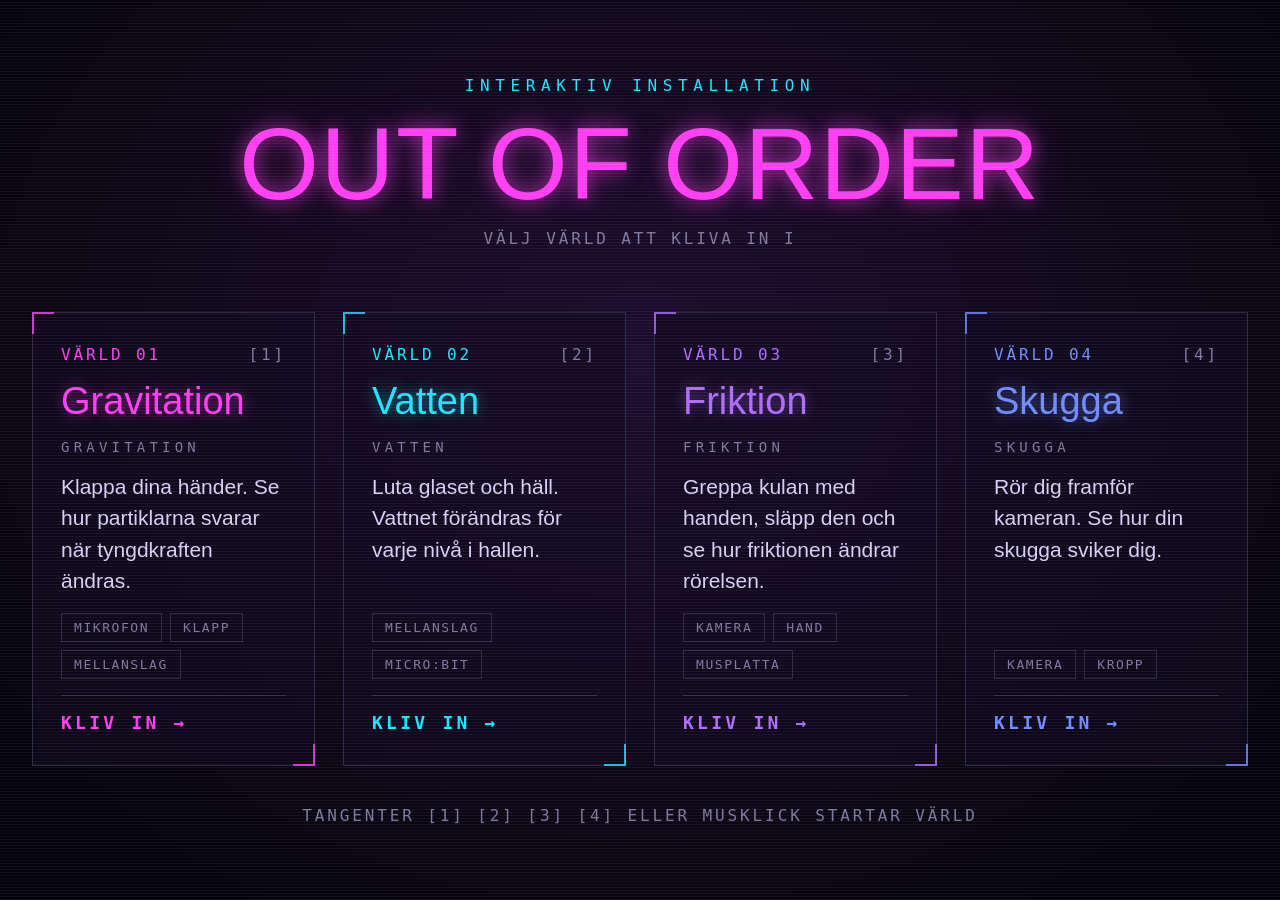
<file: index.html>
<!DOCTYPE html>
<html lang="sv">
<head>
<!-- Här anger jag att dokumentet är HTML5 och att sidans huvudspråk är svenska. -->
<meta charset="utf-8">

<!-- Jag anpassar sidans bredd efter enhetens skärm så att layouten fungerar på både mobil och dator. -->
<meta name="viewport" content="width=device-width,initial-scale=1">

<!-- Titeln visas bland annat i webbläsarens flik. -->
<title>Out of order – Kontrollcenter</title>

<style>
/* Jag använder border-box så att padding och kantlinjer räknas in i elementens totala bredd och höjd. */
*{box-sizing:border-box}

/* Jag sätter en mörk grundfärg på hela HTML-dokumentet. */
html{background:#1c0b2e}

/* Här återställer jag standardmarginalerna och bestämmer grundutseendet för texten på sidan. */
html,body{margin:0;min-height:100%;color:#e3dcff;font-family:"Avenir Next","Segoe UI",sans-serif}

/* 
   Jag gör body till en flexcontainer för att kunna centrera huvudinnehållet
   både horisontellt och vertikalt. Bakgrunden får en radiell gradient som
   är ljusare i mitten och mörkare mot kanterna.
   Transition gör att ändringar av opaciteten kan animeras.
*/
body{min-height:100vh;min-height:100dvh;display:flex;align-items:center;justify-content:center;background:radial-gradient(ellipse at 50% 40%,#1c0b2e 0%,#04030a 85%) no-repeat;background-size:100% 100%;transition:opacity .7s}

/* 
   När JavaScript lägger till klassen leaving tonas hela sidan ut.
   Klassen används precis innan besökaren skickas vidare till en värld.
*/
body.leaving{opacity:0}

/* 
   Jag använder ett pseudo-element ovanpå sidan för att skapa tunna horisontella
   linjer, ungefär som en gammal skärm. pointer-events:none gör att lagret
   inte hindrar användaren från att klicka på innehållet.
*/
body::after{content:"";position:fixed;inset:0;pointer-events:none;opacity:.06;background:repeating-linear-gradient(0deg,#fff 0 1px,transparent 1px 3px)}

/* 
   Den här klassen ger texten ett monospace-typsnitt, alltså tecken med samma bredd.
   Jag använder den på mindre texter och etiketter för att förstärka installationens
   tekniska och digitala uttryck.
*/
.mono{font:16px ui-monospace,Menlo,Consolas,monospace;letter-spacing:.18em}

/* 
   main är sidans huvudsakliga innehållsområde.
   Jag begränsar bredden så att innehållet inte blir för utspritt på stora skärmar,
   centrerar det och lägger till luft runt innehållet.
*/
main{width:100%;max-width:1500px;margin:0 auto;padding:64px 32px;text-align:center}

/* 
   Jag gör huvudrubriken stor men responsiv med clamp().
   Det betyder att textstorleken anpassas efter skärmens bredd, men aldrig
   blir mindre än 48px eller större än 110px.
   Den rosa färgen och textskuggorna ger rubriken en lysande neonliknande effekt.
*/
h1{margin:10px 0 6px;font-weight:500;font-size:clamp(48px,8vw,110px);letter-spacing:.015em;color:#ff3df2;text-shadow:0 0 18px #ff3df2aa,0 0 40px #ff3df255}

/* Jag använder cyan färg och extra teckenavstånd för den mindre underrubriken. */
.sub{color:#19e6ff;letter-spacing:.35em}

/* 
   Här skapar jag ett CSS Grid för världarnas kort.
   repeat(auto-fit, minmax(...)) gör att webbläsaren automatiskt väljer
   hur många kolumner som får plats. Varje kort får minst 280px bredd.
   Gap bestämmer avståndet mellan korten.
*/
.grid{display:grid;grid-template-columns:repeat(auto-fit,minmax(280px,1fr));gap:28px;margin:64px 0 40px;text-align:left}

/* 
   Varje värld presenteras som ett kort.
   --c är en egen CSS-variabel för kortets accentfärg. Den får sitt värde
   från varje korts inline-style som skapas i JavaScript.
   Flex gör att innehållet kan placeras i en vertikal kolumn.
   Jag tar bort länkens vanliga understrykning och behåller textfärgen.
*/
.card{--c:#19e6ff;position:relative;display:flex;flex-direction:column;gap:16px;min-height:400px;padding:32px 28px;color:inherit;text-decoration:none;border:1px solid #2b2a45;background:rgba(16,9,30,.7);transition:border-color .2s,box-shadow .2s,transform .2s;cursor:pointer}

/* 
   Jag skapar ett dekorativt hörn uppe till vänster med pseudo-elementet ::before.
   Det är en del av kortets ram och får samma färg som kortets accentfärg.
*/
.card::before,.card::after{content:"";position:absolute;width:20px;height:20px;border:2px solid var(--c);opacity:.8}
.card::before{top:-1px;left:-1px;border-right:0;border-bottom:0}

/* 
   Här skapar jag motsvarande dekorativa hörn nere till höger med ::after.
   Genom att ta bort två av kanterna bildas en vinklad hörnmarkering.
*/
.card::after{bottom:-1px;right:-1px;border-left:0;border-top:0}

/* 
   När användaren håller musen över ett kort, eller navigerar till det med
   tangentbordet, ändras kantfärgen och en färgad skugga visas.
   translateY(-3px) flyttar kortet lite uppåt för att visa att det går att välja.
   focus-visible gör att effekten även fungerar vid tangentbordsnavigering.
*/
.card:hover,.card:focus-visible{border-color:var(--c);box-shadow:0 0 28px color-mix(in srgb,var(--c) 40%,transparent);transform:translateY(-3px);outline:none}

/* 
   Numret visar vilken värld kortet representerar.
   Jag använder flex för att placera världens nummer till vänster
   och tangentbordsnumret till höger.
*/
.num{color:var(--c);display:flex;justify-content:space-between}

/* i-elementet används här som en vanlig behållare för tangentbordsnumret.
   Jag tar bort dess standardkursivering och ger numret en dämpad färg. */
.num i{font-style:normal;color:#7d789e}

/* 
   Jag formaterar varje världs rubrik.
   Färgen hämtas från variabeln --c så att rubriken automatiskt matchar
   kortets accentfärg.
*/
.card h2{margin:0;font-size:38px;font-weight:500;color:var(--c);text-shadow:0 0 14px color-mix(in srgb,var(--c) 55%,transparent)}

/* Den här klassen används för den mindre versala texten under världens rubrik. */
.card .t{font:14px ui-monospace,monospace;letter-spacing:.3em;color:#7d789e}

/* 
   Jag bestämmer utseendet på beskrivningen.
   flex:1 gör att beskrivningen kan ta upp det tillgängliga utrymmet,
   vilket hjälper till att hålla kortens nedersta delar i linje.
*/
.card p{margin:0;font-size:21px;line-height:1.5;color:#d6cff5;flex:1}

/* 
   Taggarna som visar vilken indata en värld använder placeras i en flexrad.
   flex-wrap gör att taggarna automatiskt hamnar på nästa rad om utrymmet tar slut.
*/
.tags{display:flex;flex-wrap:wrap;gap:8px}

/* Jag ger varje indatatagg en egen ram, monospace-text och ett mindre format. */
.tags span{font:13px ui-monospace,monospace;letter-spacing:.12em;padding:6px 12px;border:1px solid #2b2a45;color:#7d789e}

/* 
   Den här klassen formaterar uppmaningen längst ner i kortet.
   En linje ovanför texten skiljer den från resten av informationen.
*/
.enter{font:bold 18px ui-monospace,monospace;letter-spacing:.18em;color:var(--c);padding-top:16px;border-top:1px solid #2b2a45}

/* 
   När användaren håller musen över kortet ökar jag teckenavståndet
   i uppmaningen. Det blir ytterligare en liten visuell återkoppling.
*/
.card:hover .enter{letter-spacing:.26em}

/* Jag använder en dämpad färg för hjälptexterna på sidan. */
.hint{color:#7d789e}

/* 
   På skärmar som är högst 600px breda minskar jag sidans padding.
   Jag tar också bort kortens fasta minsta höjd så att de kan anpassas
   bättre efter innehållet på mindre skärmar.
*/
@media(max-width:600px){main{padding:40px 20px}.card{min-height:auto}}
</style>
</head>

<body>
<main>
<!-- Jag presenterar först installationens typ som en mindre etikett. -->
<div class="mono sub">INTERAKTIV INSTALLATION</div>

<!-- Sidans stora huvudrubrik. -->
<h1>OUT OF ORDER</h1>

<!-- En kort instruktion som berättar vad besökaren ska göra. -->
<div class="mono hint">VÄLJ VÄRLD ATT KLIVA IN I</div>

<!-- 
   Här finns en tom behållare där JavaScript senare skapar korten för de fyra världarna.
   id="grid" gör att jag kan hitta just det här elementet från JavaScript.
-->
<div class="grid" id="grid"></div>

<!-- Jag visar vilka tangentbordstangenter som kan användas för att starta världarna. -->
<div class="mono hint">TANGENTER [1] [2] [3] [4] ELLER MUSKLICK STARTAR VÄRLD</div>
</main>

<script>
// [namn, färg, beskrivning, indata]. Tagg = namn i versaler, sökväg = namn i gemener + "/index.html".

/* 
   Jag hämtar den tomma grid-behållaren från HTML-dokumentet.
   Där ska korten för de olika världarna skapas.
*/
const g=document.getElementById("grid"),

/* 
   Funktionen go tar emot ett länkelement som parameter.
   Först lägger jag till klassen leaving på body, vilket startar uttoningsanimationen.
   Sedan väntar jag 600 millisekunder innan jag ändrar sidans adress.
   På så sätt hinner övergången börja innan webbläsaren navigerar vidare.
*/
go=a=>{document.body.classList.add("leaving");setTimeout(()=>location.href=a.getAttribute("href"),600)};

/* 
   Här bygger jag upp innehållet för alla fyra världarna.
   Varje array innehåller:
   1. Världens namn.
   2. Världens accentfärg.
   3. En kort beskrivning.
   4. En lista över den indata eller utrustning som används i världen.

   Genom att samla informationen här kan jag skapa alla kort med samma HTML-struktur
   i stället för att skriva varje kort separat i HTML-koden.
*/
g.innerHTML=[
["Gravitation","#ff3df2","Klappa dina händer. Se hur partiklarna svarar när tyngdkraften ändras.",["MIKROFON","KLAPP","MELLANSLAG"]],
["Vatten","#19e6ff","Luta glaset och häll. Vattnet förändras för varje nivå i hallen.",["MELLANSLAG","MICRO:BIT"]],
["Friktion","#b06bff","Greppa kulan med handen, släpp den och se hur friktionen ändrar rörelsen.",["KAMERA","HAND","MUSPLATTA"]],
["Skugga","#6f8cff","Rör dig framför kameran. Se hur din skugga sviker dig.",["KAMERA","KROPP"]]

/* 
   map() går igenom varje värld i arrayen.
   Jag plockar ut namn, färg, beskrivning och indatataggar ur respektive array.
   i är världens position i listan och börjar på 0.
*/
].map(([n,c,d,t],i)=>

/* 
   För varje värld skapar jag ett HTML-kort med en template literal.
   ${...} gör att jag kan stoppa in JavaScript-värden direkt i HTML-strängen.

   Länken får en sökväg som byggs av världens namn i gemener följt av /index.html.
   Exempelvis blir Gravitation till gravitation/index.html.

   CSS-variabeln --c får världens färg, så att kortets rubrik, ramar och effekter
   kan använda samma accentfärg.
*/
`<a class="card" href="${n.toLowerCase()}/index.html" style="--c:${c}">

  <!-- Jag visar världens löpnummer och motsvarande tangentbordsnummer. -->
  <div class="num mono"><span>VÄRLD 0${i+1}</span><i>[${i+1}]</i></div>

  <!-- Världens namn används som kortets huvudrubrik. -->
  <h2>${n}</h2>

  <!-- Jag visar även namnet i versaler som en separat grafisk etikett. -->
  <div class="t">${n.toUpperCase()}</div>

  <!-- Här visas den beskrivning som hör till just den här världen. -->
  <p>${d}</p>

  <!-- 
     Jag skapar en tagg för varje indata som finns i världens lista.
     Den inre map()-funktionen går igenom t och skapar ett span-element per tagg.
     join("") sätter ihop alla span-element till en enda HTML-sträng utan kommatecken.
  -->
  <div class="tags">${t.map(x=>`<span>${x}</span>`).join("")}</div>

  <!-- En visuell uppmaning som visar att kortet går att öppna. -->
  <div class="enter">KLIV IN →</div>
</a>`

/* 
   join("") sätter ihop de fyra färdiga korten till en enda sträng.
   Jag tilldelar sedan strängen till grid-elementets innerHTML.
   Webbläsaren tolkar HTML-strängen och visar korten på sidan.
*/
).join("");

/* 
   Här lägger jag en klicklyssnare på hela grid-behållaren.
   I stället för att lägga en separat lyssnare på varje kort använder jag
   event delegation: klicket fångas upp av den gemensamma föräldern.

   e.target är det element som användaren faktiskt klickade på.
   closest("a") letar upp närmaste länk-element, även om användaren klickade
   på exempelvis en rubrik eller en span inuti kortet.
*/
g.onclick=e=>{const a=e.target.closest("a");

/* 
   Om klicket skedde inuti ett kort hittar jag länken och kör följande:
   preventDefault() stoppar webbläsarens vanliga direkta navigering.
   Därefter anropar jag go(a), som först tonar ut sidan och sedan navigerar.
*/
a&&(e.preventDefault(),go(a))};

/* 
   Jag lyssnar även globalt på tangentbordet.
   e.key innehåller tangenten som användaren tryckte på.
   Genom att omvandla den till ett tal och subtrahera 1 får jag rätt
   index i g.children, eftersom listan börjar på index 0 medan tangenterna
   börjar på 1.

   Om det finns ett kort på den positionen startar jag det med go().
   Om användaren trycker på en annan tangent händer ingenting här.
*/
onkeydown=e=>{const a=g.children[+e.key-1];a&&go(a)};

/* 
   pageshow körs när sidan visas, även när användaren kommer tillbaka
   med webbläsarens bakåt- eller framåtknapp.
   Jag tar då bort leaving-klassen så att sidan åter får normal opacitet.
*/
onpageshow=()=>document.body.classList.remove("leaving");
</script>
</body>
</html>
</file>
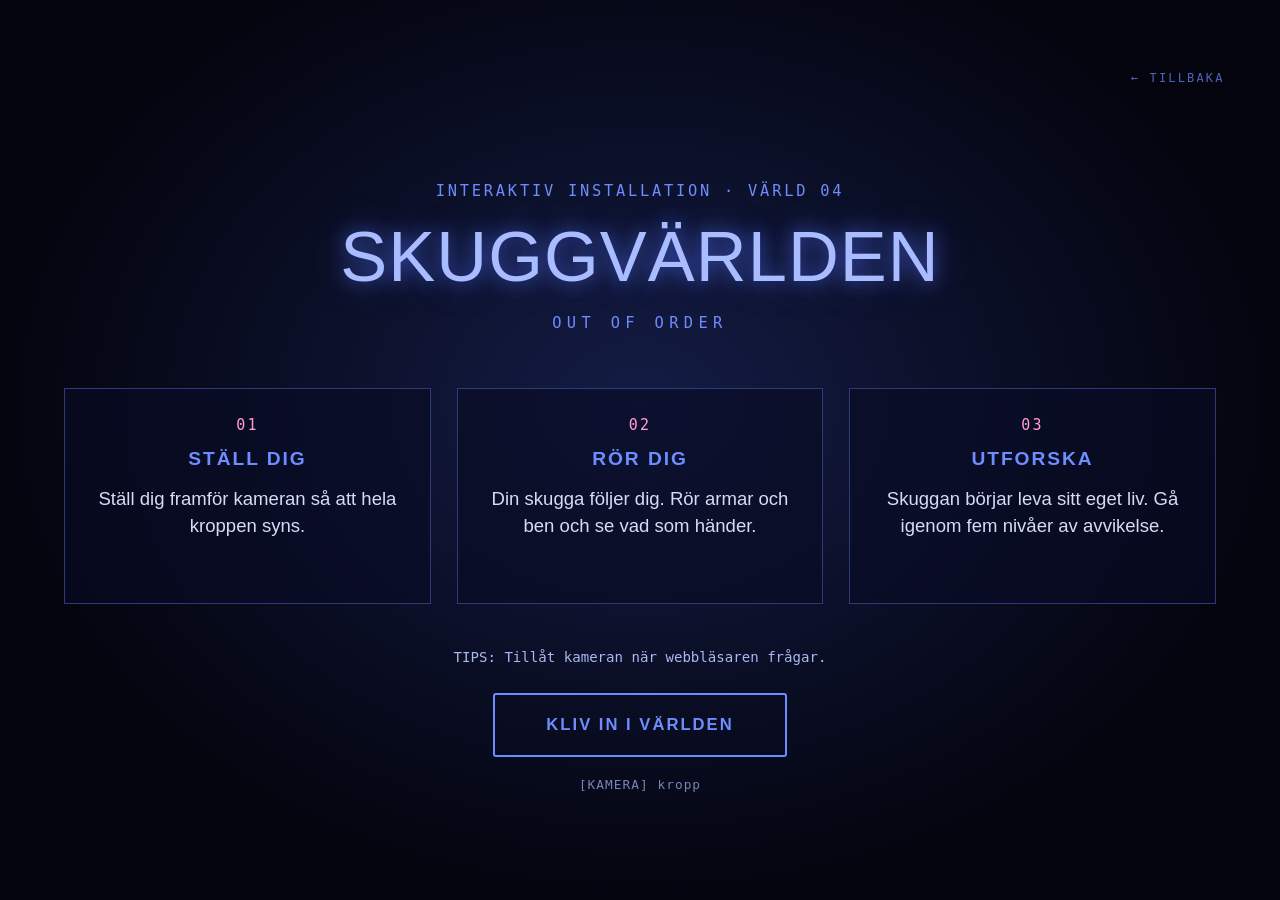
<file: skugga/index.html>
<!DOCTYPE html>
<!-- index.html: ingången till Skuggvärlden. Först visas en startskärm; först när man klickar på KLIV IN I VÄRLDEN
     laddas biblioteken och skripten och p5 startas (så kamera, ljud och nivåtid börjar när besökaren är redo,
     och webbläsaren tillåter ljud eftersom ett klick har skett). -->
<!-- Jag använder den här filen som startsida för Skuggvärlden.
     Den visar först information om upplevelsen och väntar med att ladda själva programmet
     tills besökaren väljer att starta. -->
<html lang="sv">
<head>
<meta charset="utf-8">
<!-- Jag anger teckenkodningen UTF-8 så att svenska bokstäver och andra specialtecken visas korrekt. -->

<meta name="viewport" content="width=device-width, initial-scale=1">
<!-- Den här inställningen gör att sidan anpassar sin bredd efter enhetens skärm.
     initial-scale=1 innebär att sidan visas i normal zoom från början. -->

<title>Skuggvärlden</title>
<!-- Titeln visas bland annat i webbläsarens flik. -->

<style>
/* Här börjar CSS-koden som styr hur startsidan och själva spelvyn ser ut. */

/* Jag tar bort webbläsarens standardmarginaler och döljer sidans vanliga scrollning.
   Bakgrunden är svart och canvasen ska kunna använda hela den tillgängliga ytan. */
html,body{margin:0;overflow:hidden;background:#000}

/* p5-canvasen visas som ett block så att den inte får extra mellanrum
   som annars kan uppstå när bilder eller andra inline-element visas. */
canvas{display:block}

/* Nivåtext – samma utseende som HUD i Gravitationens värld */
/* HUD står för heads-up display och är information som visas ovanpå själva upplevelsen.
   Här bestämmer jag hur nivåinformationen ska placeras och se ut. */
#level-hud{position:fixed;left:32px;top:32px;z-index:5;margin:0;padding:8px;box-sizing:border-box;
 font-family:ui-monospace,Menlo,Consolas,"Courier New",monospace;font-size:13px;line-height:1.55;color:#cfc8ff;text-shadow:0 0 6px #000;
 pointer-events:none;display:none}
/* position:fixed gör att HUD:en placeras i förhållande till webbläsarfönstret.
   z-index ser till att den kan ligga ovanpå andra element.
   pointer-events:none gör att den inte fångar upp mus- eller pekhändelser.
   display:none innebär att den är dold från början och kan visas senare av JavaScript. */

/* Startskärm – samma utseende som Vattenvärlden. Färgerna nedan är det enda som skiljer världarnas startsidor åt. */
#start{
 /* Jag använder CSS-variabler för att samla färgerna på ett ställe.
    Det gör det enklare att ändra färgtemat utan att behöva leta igenom alla CSS-regler. */
 --accent:#6f8cff;             /* knapp, kanter, små rubriker */
 --accent2:#ff9bd8;            /* siffrorna 01 02 03 */
 --title:#a9bcff;              /* stora rubriken */
 --glow1:#4f6cffaa;            /* ljus runt rubriken (nära) */
 --glow2:#6f8cff55;            /* ljus runt rubriken (långt) */
 --hover:#6f8cff66;            /* sken runt knappen vid hover */
 --bg-top:#141c45;             /* bakgrund i mitten */
 --bg-edge:#03040d;            /* bakgrund vid kanterna */
 --line:#2c3a7a;               /* ramar runt rutorna */
 --card:rgba(8,12,36,.65);     /* fyllning i rutorna */
 --txt:#d6dcf5;                /* vanlig text */
 --note:#a9b8f0;               /* tipset under rutorna */
 --dim:#7684b8;                /* dämpad text (tangenter) */

 /* Här ställer jag in själva startskärmens layout.
    fixed och inset:0 gör att den täcker hela fönstret.
    Flexbox används för att placera innehållet i en kolumn och centrera det.
    clamp() gör att vissa mått anpassas mellan ett minsta och största värde beroende på skärmstorleken. */
 font-family:"Avenir Next","Segoe UI",sans-serif;position:fixed;inset:0;z-index:10;display:flex;flex-direction:column;align-items:center;
 justify-content:center;justify-content:safe center;   /* centrerad, men scrollar om fönstret är för lågt */

 /* Jag använder en radiell gradient som gör mitten ljusare och kanterna mörkare.
    padding skapar utrymme runt innehållet så att det inte hamnar direkt mot skärmens kanter.
    overflow-y:auto gör att innehållet kan scrollas om det inte får plats på skärmen.
    scrollbar-width:none döljer rullningslisten i webbläsare som stöder egenskapen. */
 gap:clamp(12px,2.2vh,22px);background:radial-gradient(ellipse at 50% 45%,var(--bg-top) 0%,var(--bg-edge) 72%);text-align:center;
 padding:clamp(88px,15vh,140px) clamp(20px,5vw,72px) clamp(24px,3vh,36px);box-sizing:border-box;overflow-y:auto;scrollbar-width:none;

 /* Jag låter startsidans genomskinlighet förändras mjukt när den får klassen leaving.
    color anger standardfärgen för texten som inte har en egen färgregel. */
 transition:opacity .9s;color:var(--txt)}   /* tonas ut mjukt */

/* Jag döljer även rullningslisten i webbläsare som använder WebKit-baserad rendering. */
#start::-webkit-scrollbar{display:none}

/* När JavaScript lägger till klassen leaving tonas startsidan ut.
   pointer-events:none gör samtidigt att den inte längre tar emot klick. */
#start.leaving{opacity:0;pointer-events:none}

/* Den lilla texten ovanför huvudrubriken får accentfärg och ett monospace-typsnitt.
   letter-spacing ökar avståndet mellan bokstäverna. */
.start-label{color:var(--accent);font:clamp(12px,1.2vw,16px) ui-monospace,Menlo,monospace;letter-spacing:.18em}

/* Här bestämmer jag utseendet på den stora rubriken SKUGGVÄRLDEN.
   clamp() anpassar storleken efter skärmen.
   text-shadow ger rubriken ett blått ljussken. */
#start h1{margin:0;font-size:clamp(30px,min(5.5vw,9.5vh),84px);line-height:1.05;overflow-wrap:anywhere;font-weight:500;letter-spacing:.015em;color:var(--title);
 text-shadow:0 0 18px var(--glow1),0 0 40px var(--glow2)}

/* Den här klassen används för den mindre texten under huvudrubriken.
   Jag ger den accentfärgen och extra avstånd mellan bokstäverna. */
.start-world{color:var(--accent);font:clamp(13px,1.2vw,16px) ui-monospace,Menlo,monospace;letter-spacing:.35em}

/* Instruktionsrutorna placeras i ett CSS Grid.
   På mindre skärmar visas de i en kolumn, vilket ändras till tre kolumner i en senare media query.
   width begränsar hur bred hela instruktionsdelen får bli. */
.start-steps{display:grid;grid-template-columns:1fr;width:min(1300px,100%);margin:clamp(16px,4vh,48px) auto clamp(8px,2vh,24px);gap:clamp(12px,2vw,28px)}

/* Varje start-step är en egen instruktionsruta.
   Jag använder flexbox för att placera innehållet i en kolumn och centrera det.
   border skapar en tunn ram och background ger rutan en genomskinlig mörk fyllning. */
.start-step{padding:clamp(18px,3vh,32px) 28px;min-height:min(24vh,280px);box-sizing:border-box;display:flex;flex-direction:column;align-items:center;
 justify-content:flex-start;gap:clamp(8px,1.6vh,16px);border:1px solid var(--line);background:var(--card);text-align:center}

/* Jag markerar numren 01, 02 och 03 med en separat färg så att stegen blir lätta att skilja åt. */
.step-number{color:var(--accent2);font:15px ui-monospace,monospace;letter-spacing:.15em}

/* strong används för rubriken i varje instruktionsruta.
   Här får rubrikerna accentfärg och något större bokstavsavstånd. */
.start-step strong{color:var(--accent);font-size:clamp(17px,1.5vw,22px);letter-spacing:.1em;min-height:0}

/* Den här regeln träffar span-element inne i en instruktionsruta,
   men inte span-elementet som innehåller stegets nummer.
   På så sätt kan jag styra beskrivningstexten separat från numret. */
.start-step span:not(.step-number){color:var(--txt);font-size:clamp(16px,1.45vw,21px);line-height:1.5}

/* Tipstexten under rutorna får en mer dämpad färg och ett monospace-typsnitt.
   max-width begränsar radlängden så att texten inte blir för bred. */
.start-note{color:var(--note);font:clamp(12px,1.1vw,15px) ui-monospace,monospace;margin:4px 0;max-width:820px;line-height:1.7}

/* Knappområdet använder flexbox och kan radbryta om knapparna inte får plats på samma rad. */
.start-btns{display:flex;gap:16px;flex-wrap:wrap;justify-content:center}

/* Här styr jag hur knappen på startsidan ser ut.
   Jag använder en genomskinlig bakgrund, en accentfärgad ram och en tydlig text.
   transition gör att färg- och skuggeffekter kan förändras mjukt. */
#start button{font:inherit;font-size:clamp(15px,1.3vw,19px);font-weight:bold;letter-spacing:.12em;padding:clamp(14px,2.2vh,20px) clamp(32px,4vw,52px);
 border:2px solid var(--accent);background:transparent;color:var(--accent);cursor:pointer;border-radius:3px;transition:background .2s,color .2s,box-shadow .2s}

/* hover aktiveras när muspekaren ligger över knappen.
   focus-visible ger en liknande visuell markering när knappen får fokus, exempelvis via tangentbordet.
   Jag ändrar bakgrund och textfärg och lägger till ett ljussken runt knappen. */
#start button:hover,#start button:focus-visible{background:var(--accent);color:var(--bg-edge);box-shadow:0 0 24px var(--hover);outline:none}

/* När knappen är avstängd gör jag den lite genomskinlig och ändrar pekarens utseende.
   Det används exempelvis medan JavaScript laddar projektets filer. */
#start button:disabled{opacity:.6;cursor:default}

/* Den här raden visar information om kontrollerna.
   flex-wrap gör att innehållet kan delas upp på flera rader om skärmen är smal. */
.start-controls{display:flex;gap:12px 28px;color:var(--dim);font:clamp(11px,1vw,14px) ui-monospace,monospace;letter-spacing:.08em;flex-wrap:wrap;justify-content:center}

/* Felmeddelanden får en orange färg.
   min-height gör att området behåller en viss höjd även när inget felmeddelande visas. */
#err{color:#ffb86b;font:14px ui-monospace,monospace;min-height:1em}

/* Media query för bredare skärmar.
   När skärmen är minst 900 pixlar bred visas de tre instruktionsrutorna bredvid varandra. */
@media(min-width:900px){.start-steps{grid-template-columns:repeat(3,1fr)}}

/* Media query för mindre skärmar.
   Jag minskar avstånden runt innehållet och låter instruktionsrutorna bli lägre,
   så att startsidan fungerar bättre på mobiltelefoner. */
@media(max-width:600px){#start{padding:72px 20px 40px}.start-step{padding:18px;min-height:0}}
</style>

<!-- Jag laddar tillbaka.js separat och använder defer så att skriptet körs när HTML-dokumentet har lästs in.
     Den här filen ligger en nivå ovanför den aktuella mappen, vilket förklarar ../ i sökvägen. -->
<script src="../tillbaka.js" defer></script>
</head>
<body>

<!-- Här skapar jag ett tomt område för nivåinformationen.
     JavaScript kan senare skriva in text i elementet med hjälp av id:t level-hud. -->
<pre id="level-hud"></pre>

<!-- Startskärmen är det första besökaren ser.
     Den ligger ovanpå den övriga sidan och innehåller titel, instruktioner och startknapp. -->
<div id="start">

  <!-- En liten etikett som visar att detta är en interaktiv installation och värld 04. -->
  <div class="start-label">INTERAKTIV INSTALLATION · VÄRLD 04</div>

  <!-- Huvudrubriken för den här delen av projektet. -->
  <h1>SKUGGVÄRLDEN</h1>

  <!-- En underrubrik som är en del av världens visuella tema. -->
  <div class="start-world">OUT OF ORDER</div>

  <!-- Här samlar jag de tre instruktionerna som förklarar hur besökaren ska använda installationen. -->
  <div class="start-steps">

    <!-- Första steget: besökaren ska ställa sig framför kameran så att hela kroppen syns. -->
    <div class="start-step"><span class="step-number">01</span><strong>STÄLL DIG</strong><span>Ställ dig framför kameran så att hela kroppen syns.</span></div>

    <!-- Andra steget: besökaren ska röra sig och observera hur skuggan följer kroppen. -->
    <div class="start-step"><span class="step-number">02</span><strong>RÖR DIG</strong><span>Din skugga följer dig. Rör armar och ben och se vad som händer.</span></div>

    <!-- Tredje steget: besökaren får utforska hur skuggan förändras genom de fem nivåerna. -->
    <div class="start-step"><span class="step-number">03</span><strong>UTFORSKA</strong><span>Skuggan börjar leva sitt eget liv. Gå igenom fem nivåer av avvikelse.</span></div>
  </div>

  <!-- En kort påminnelse om att webbläsaren behöver få tillåtelse att använda kameran. -->
  <p class="start-note">TIPS: Tillåt kameran när webbläsaren frågar.</p>

  <!-- Jag placerar startknappen i en egen behållare.
       Knappens id gör att jag kan hämta den i JavaScript och koppla en klickhändelse till den. -->
  <div class="start-btns"><button id="go">KLIV IN I VÄRLDEN</button></div>

  <!-- Här visar jag vilken typ av kontroll som används i upplevelsen. -->
  <div class="start-controls"><span>[KAMERA] kropp</span></div>

  <!-- Ett tomt område där JavaScript kan visa ett felmeddelande om någon fil inte går att ladda. -->
  <div id="err"></div>
</div>

<script>
// Här börjar JavaScript-koden som styr hur projektets filer laddas och hur upplevelsen startas.

// Skripten laddas först vid klick och i ordning: en fil kan bara använda det som redan laddats. sketch.js ligger sist.
// p5 = ritbibliotek, ml5 = bodyPose/MoveNet (kroppens leder). Sedan: config (inställningar), tracking (kamera -> kroppspunkter),
// behavior (skuggans "galna" beteende), timeline (nivåer/tid), audio, environment (neonmiljö), renderer (ritning + kalibrering), sketch (huvudprogram).
// Jag sparar alla skriptens sökvägar i en array.
// Ordningen är viktig eftersom vissa filer använder klasser, variabler och funktioner som definieras i tidigare filer.
// Därför laddar jag biblioteken först, sedan projektets moduler och sist sketch.js som innehåller huvudprogrammets kod.
const SCRIPTS = [
  // p5.js är biblioteket som används för att skapa canvasen och hantera ritningen.
  "https://cdnjs.cloudflare.com/ajax/libs/p5.js/1.11.3/p5.min.js",

  // ml5.js ger tillgång till maskininlärningsfunktioner.
  // I det här projektet används det för att kunna identifiera kroppens leder genom kamerabilden.
  "https://cdn.jsdelivr.net/npm/ml5@1.2.1/dist/ml5.min.js",

  // Projektets egna JavaScript-filer.
  // config.js innehåller inställningarna som de andra delarna läser från.
  "config.js",

  // tracking.js ansvarar för att hämta och bearbeta kroppspunkterna från kameran.
  "tracking.js",

  // behavior.js innehåller logiken som gör att skuggan kan avvika från personens rörelser.
  "behavior.js",

  // timeline.js hanterar nivåernas tidsförlopp och övergångar.
  "timeline.js",

  // audio.js innehåller projektets ljudfunktioner.
  "audio.js",

  // environment.js ansvarar för bakgrunden och ljuseffekterna.
  "environment.js",

  // renderer.js ansvarar för att rita upp figuren och dess visuella delar.
  "renderer.js",

  // sketch.js laddas sist eftersom den fungerar som huvudprogrammet
  // och använder funktioner och klasser från de tidigare filerna.
  "sketch.js"
];

// Jag hämtar de HTML-element som JavaScript behöver arbeta med.
// startEl är hela startsidan, goBtn är startknappen och errEl är området för felmeddelanden.
const startEl = document.getElementById("start"), goBtn = document.getElementById("go"), errEl = document.getElementById("err");

// started håller reda på om startprocessen redan har påbörjats.
// Jag använder den för att förhindra att flera klick startar flera parallella laddningar.
let started = false;

// Laddar en fil och väntar tills den är klar innan nästa får laddas
// Den här funktionen tar emot en sökväg till ett skript och returnerar ett Promise.
// Ett Promise gör att jag kan vänta på att en asynkron operation ska bli klar.
const loadScript = src => new Promise((resolve, reject) => {

  // Jag skapar ett nytt script-element i HTML-dokumentet.
  const s = document.createElement("script");

  // src anger vilken JavaScript-fil webbläsaren ska hämta.
  // När filen har laddats färdigt anropas resolve.
  s.src = src; s.onload = resolve;

  // Om webbläsaren inte kan ladda filen anropas reject med ett fel som innehåller filens sökväg.
  s.onerror = () => reject(new Error(src));

  // Jag lägger till script-elementet i dokumentets head.
  // Då börjar webbläsaren hämta och läsa in skriptet.
  document.head.appendChild(s);
});

// async betyder att funktionen kan använda await för att vänta på asynkrona operationer.
// Den här funktionen körs när besökaren väljer att starta Skuggvärlden.
async function startWorld() {

  // Om startprocessen redan har påbörjats avbryter jag funktionen direkt.
  // Det förhindrar att användaren råkar starta flera laddningar samtidigt.
  if (started) return;

  // Jag markerar att startprocessen har börjat.
  started = true;

  // Jag tömmer eventuella tidigare felmeddelanden.
  errEl.textContent = "";

  // Jag stänger av startknappen under laddningen så att den inte kan tryckas flera gånger.
  goBtn.disabled = true;

  // Jag ändrar knapptexten så att besökaren ser att innehållet håller på att laddas.
  goBtn.textContent = "LADDAR …";

  // try gör att jag kan försöka ladda alla filer och fånga upp eventuella fel.
  try {

    // Jag går igenom arrayen SCRIPTS i den ordning filerna ligger.
    // await gör att nästa fil inte börjar laddas förrän den föregående har laddats klart.
    // Det är viktigt eftersom vissa filer behöver innehåll från tidigare filer.
    for (const src of SCRIPTS) await loadScript(src);

    // p5 startar sig självt bara om sketch.js fanns när p5 laddades – det gjorde den inte, så vi startar p5 här
    // Eftersom sketch.js laddas efter p5-biblioteket behöver jag starta p5 manuellt när alla skript har laddats.
    // Kontrollen gör att jag inte skapar en ny p5-instans om en sådan redan finns.
    if (!p5.instance) new p5();

    // När allt har laddats lägger jag till klassen leaving på startsidan.
    // CSS-regeln för den klassen gör att startsidan tonas ut.
    startEl.classList.add("leaving");           // tona ut startsidan

    // Efter en sekund tar jag bort själva startskärmen från dokumentet.
    // Jag väntar så att CSS-övergången hinner bli klar innan elementet tas bort.
    setTimeout(() => startEl.remove(), 1000);   // ta bort den när övertoningen är klar

  // catch körs om något av skripten inte går att ladda eller om ett fel uppstår i laddningsförsöket.
  } catch (e) {

    // Jag återställer started så att besökaren kan försöka igen.
    started = false;

    // Jag aktiverar startknappen igen eftersom laddningen misslyckades.
    goBtn.disabled = false;

    // Jag ändrar knapptexten så att det blir tydligt att ett nytt försök är möjligt.
    goBtn.textContent = "FÖRSÖK IGEN";

    // Jag visar ett felmeddelande med information om vilken fil som inte kunde laddas.
    // e.message innehåller felinformationen som skickades med när Promise avvisades.
    errEl.textContent = "Kunde inte ladda " + e.message + " (kolla uppkopplingen och att filen ligger i mappen).";
  }
}

// Jag kopplar ett klick på startknappen till funktionen startWorld.
// När besökaren klickar börjar alltså laddningen av biblioteken och projektets filer.
goBtn.addEventListener("click", startWorld);
</script>
</body>
</html>
</file>
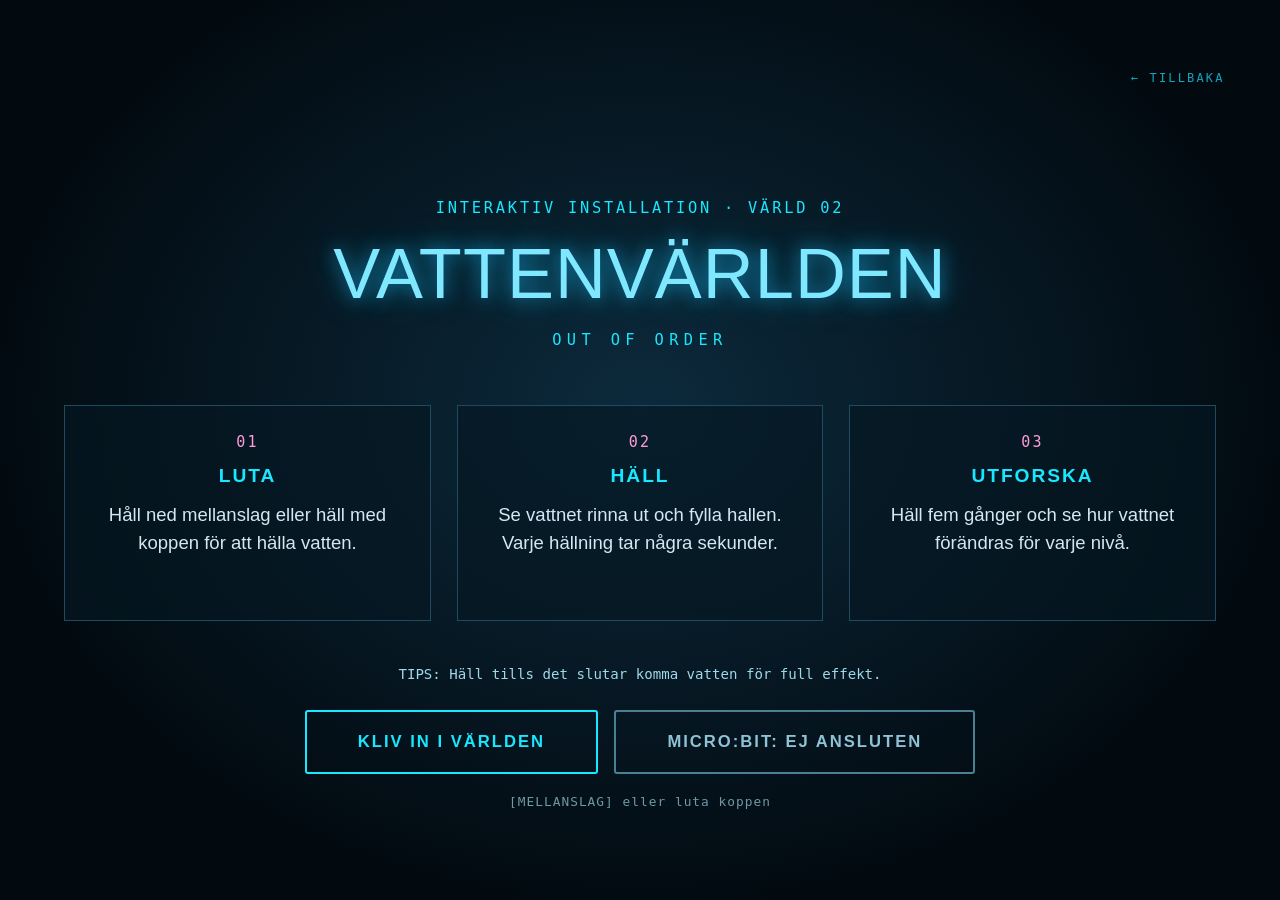
<file: vatten/index.html>
<html lang="sv">
<head>
<meta charset="utf-8">
<meta name="viewport" content="width=device-width, initial-scale=1, viewport-fit=cover">
<title>Vattenvärlden</title>
<style>
/* Jag anger här grundutseendet för sidan. Variablerna gör att jag kan återanvända
   samma färger på flera ställen i CSS-koden. */
:root{color-scheme:dark;--fg:#9fb4c2;--bg:#000;box-sizing:border-box;
 padding-top:env(safe-area-inset-top,0px);padding-bottom:env(safe-area-inset-bottom,0px)}
html,body{margin:0;height:100%;background:var(--bg);overflow:hidden;font-family:system-ui,sans-serif}

/* Canvasen täcker hela fönstret. Det är här WebGL ritar själva vattenvärlden. */
canvas{position:fixed;inset:0;width:100%;height:100%;display:block}

/* HUD är informationsytan där exempelvis aktuell nivå visas. */
#hud{
  position:fixed;
  left:32px;
  top:calc(32px + env(safe-area-inset-top,0px));
  font:12px/1.5 ui-monospace,monospace;
  color:var(--fg);
  white-space:pre;
  pointer-events:none;
  padding:8px;
  box-sizing:border-box;
}

/* Kontrollpanelen ligger längst ner och innehåller reglaget för lutningen
   samt knappar för olika funktioner. */
#ctl{position:fixed;left:12px;right:12px;bottom:calc(10px + env(safe-area-inset-bottom,0px));font-size:12px;
 color:var(--fg);display:flex;gap:12px;align-items:center}
#ctl input{flex:1;min-width:80px}
#ctl button{background:#111;color:var(--fg);border:1px solid #333;border-radius:6px;padding:6px 10px}

/* Den här knappen döljs helt med CSS. */
#bt {
    display: none !important;
}

/* När sidan är i introduktionsläget döljer jag HUD och kontrollerna
   bakom startskärmen. */
body.intro #hud,body.intro #ctl{visibility:hidden}
#bm,
#br {
  display: none;
}

/* Ett svart lager som kan tonas upp när världen ska återställas. */
#fade{position:fixed;inset:0;background:#000;opacity:0;pointer-events:none;z-index:8}

/* Startskärmen täcker hela sidan. Flexbox används för att centrera innehållet
   och skapa mellanrum mellan instruktionerna och knapparna. */
#start{font-family:"Avenir Next","Segoe UI",sans-serif;position:fixed;inset:0;z-index:10;display:flex;flex-direction:column;align-items:center;justify-content:center;
 gap:16px;background:radial-gradient(ellipse at 50% 45%,#0c2a3c 0%,#020a10 72%);text-align:center;padding:30px 20px;box-sizing:border-box;overflow-y:auto;
 transition:opacity .9s;color:#cfe6f2}

/* När klassen leaving läggs till tonas startskärmen bort. */
#start.leaving{opacity:0;pointer-events:none}
.start-label{color:#19e6ff;font:11px ui-monospace,Menlo,monospace;letter-spacing:.2em}
#start h1{margin:0;font-size:clamp(36px,5vw,64px);font-weight:500;letter-spacing:.015em;color:#7fe8ff;text-shadow:0 0 18px #19b8ffaa,0 0 40px #19e6ff55}
.start-world{color:#19e6ff;font:13px ui-monospace,Menlo,monospace;letter-spacing:.35em}
.start-steps{display:grid;grid-template-columns:repeat(3,1fr);gap:20px;width:min(820px,100%);margin:24px 0 16px}
.start-step{padding:26px 20px;min-height:170px;box-sizing:border-box;display:flex;flex-direction:column;align-items:center;gap:12px;border:1px solid #1f4a60;background:rgba(6,24,34,.65)}
.step-number{color:#ff9bd8;font:12px ui-monospace,monospace;letter-spacing:.15em}
.start-step strong{color:#19e6ff;font-size:15px;letter-spacing:.1em}
.start-step span:not(.step-number){color:#d4e8f2;font-size:17px;line-height:1.55}
.start-note{color:#9fd8ea;font:12px ui-monospace,monospace;margin:4px 0;max-width:620px;line-height:1.7}
.start-btns{display:flex;gap:16px;flex-wrap:wrap;justify-content:center}
#start button{font:inherit;font-size:15px;font-weight:bold;letter-spacing:.12em;padding:15px 34px;border:2px solid #19e6ff;background:transparent;color:#19e6ff;cursor:pointer;border-radius:3px;transition:background .2s,color .2s,box-shadow .2s}
#start button.alt{border-color:#4a7f94;color:#8fc2d6}
#start button:hover,#start button:focus-visible{background:#19e6ff;color:#020a10;box-shadow:0 0 24px #19e6ff66;outline:none}
.start-controls{display:flex;gap:22px;color:#6f98a8;font:11px ui-monospace,monospace;letter-spacing:.08em;flex-wrap:wrap;justify-content:center}

/* På mindre skärmar lägger jag instruktionerna under varandra så att de
   blir lättare att läsa på mobil. */
@media(max-width:600px){#start{justify-content:flex-start;padding-top:36px;gap:13px}.start-steps{grid-template-columns:1fr;max-width:360px;gap:8px}.start-step{padding:16px;min-height:auto;gap:8px}}


/* Vattenvärldens lutningsreglage */

/* Jag justerar avståndet mellan reglagets olika delar. */
#ctl {
    gap: 14px;
}

/* Texten som beskriver reglaget får samma neonliknande utseende
   som resten av gränssnittet. */
#ctl span {
    color: #7fe8ff;
    font: 12px ui-monospace, monospace;
    letter-spacing: 0.12em;
    text-shadow: 0 0 8px #19e6ff88;
    transform: translateX(-1cm);
}

/* Själva reglaget som användaren drar i för att ändra lutningen. */
#tilt {
    -webkit-appearance: none;
    appearance: none;
    flex: 1;
    min-width: 80px;
    height: 5px;
    border-radius: 20px;
    outline: none;
    cursor: pointer;
    background: linear-gradient(
        90deg,
        #ff36b8,
        #c45cff,
        #548cff,
        #19e6ff
    );
    box-shadow: 0 0 10px #19e6ff55;
}

/* Jag anpassar reglagets runda markör för webbläsare som bygger
   på WebKit, exempelvis Chrome, Safari och Edge. */
#tilt::-webkit-slider-thumb {
    -webkit-appearance: none;
    appearance: none;
    width: 19px;
    height: 19px;
    border-radius: 50%;
    background: #baf7ff;
    border: 2px solid #19e6ff;
    box-shadow:
        0 0 7px #19e6ff,
        0 0 18px #19e6ffaa;
}

/* Firefox använder en separat pseudo-klass för samma markör. */
#tilt::-moz-range-thumb {
    width: 15px;
    height: 15px;
    border-radius: 50%;
    background: #baf7ff;
    border: 2px solid #19e6ff;
    box-shadow: 0 0 12px #19e6ff;
}

/* Här ändrar jag kontrollpanelens slutliga placering. Eftersom samma
   selektor förekommer tidigare gäller dessa värden när reglerna krockar. */
#ctl {
    position: fixed;
    left: 5cm;
    right: 5cm;
    bottom: calc(1cm + env(safe-area-inset-bottom, 0px));
    gap: 14px;
}

</style>

<!-- Jag laddar skriptet som hanterar tillbaka-funktionen. defer gör att
     skriptet körs först när HTML-dokumentet har lästs in. -->
<script src="../tillbaka.js" defer></script>

<!-- Den här separata CSS-delen finjusterar startskärmens layout utan
     att ändra dess färger. -->
<style id="start-layout">
#start{
  justify-content:center;justify-content:safe center;     /* centrerad, men scrollar om fönstret är för lågt */
  align-items:center;text-align:center;
  gap:clamp(12px,2.2vh,22px);
  padding:clamp(88px,15vh,140px) clamp(20px,5vw,72px) clamp(24px,3vh,36px);   /* mer luft upptill = innehållet sitter lägre (och knappen får plats) */
  scrollbar-width:none;                                   /* ingen scrollbar som skjuter innehållet åt sidan */
}
#start::-webkit-scrollbar{display:none}
.start-label{font-size:clamp(12px,1.2vw,16px);letter-spacing:.18em}
#start h1{
  font-size:clamp(30px,min(5.5vw,9.5vh),84px);
  line-height:1.05;
  overflow-wrap:anywhere;
}
.start-world{font-size:clamp(13px,1.2vw,16px);letter-spacing:.35em}
.start-steps{grid-template-columns:1fr;width:min(1300px,100%);max-width:none;margin-left:auto;margin-right:auto;gap:clamp(12px,2vw,28px);
  margin-top:clamp(16px,4vh,48px);margin-bottom:clamp(8px,2vh,24px)}
.start-step{padding:clamp(18px,3vh,32px) 28px;min-height:min(24vh,280px);gap:clamp(8px,1.6vh,16px)}
.step-number{font-size:15px}
.start-step strong{font-size:clamp(17px,1.5vw,22px)}
.start-step span:not(.step-number){font-size:clamp(16px,1.45vw,21px);line-height:1.5}
.start-note{font-size:clamp(12px,1.1vw,15px);max-width:820px}
#start button{font-size:clamp(15px,1.3vw,19px);padding:clamp(14px,2.2vh,20px) clamp(32px,4vw,52px)}
.start-controls{font-size:clamp(11px,1vw,14px);gap:12px 28px}
#err{font-size:14px}
@media(min-width:900px){.start-steps{grid-template-columns:repeat(3,1fr)}}
@media(max-width:600px){#start{padding:72px 20px 40px}.start-step{padding:18px;min-height:0}}
</style>
</head>

<body class="intro">

<!-- Canvasen används som rit-yta för WebGL. HUD och fade är separata
     HTML-element som ligger ovanpå canvasen. -->
<canvas id="c"></canvas><div id="hud"></div><div id="fade"></div>

<!-- Startskärmens innehåll och instruktioner. -->
<div id="start">
 <div class="start-label">INTERAKTIV INSTALLATION · VÄRLD 02</div>
 <h1>VATTENVÄRLDEN</h1>
 <div class="start-world">OUT OF ORDER</div>
 <div class="start-steps">
  <div class="start-step"><span class="step-number">01</span><strong>LUTA</strong><span>Håll ned mellanslag eller häll med koppen för att hälla vatten.</span></div>
  <div class="start-step"><span class="step-number">02</span><strong>HÄLL</strong><span>Se vattnet rinna ut och fylla hallen. Varje hällning tar några sekunder.</span></div>
  <div class="start-step"><span class="step-number">03</span><strong>UTFORSKA</strong><span>Häll fem gånger och se hur vattnet förändras för varje nivå.</span></div>
 </div>
 <p class="start-note">TIPS: Häll tills det slutar komma vatten för full effekt.</p>
  <div class="start-btns"><button id="go">KLIV IN I VÄRLDEN</button><button id="mb" class="alt">KOPPLA MICRO:BIT</button></div>
 <div class="start-controls"><span>[MELLANSLAG] eller luta koppen</span></div>
</div>

<!-- Kontrollpanelen. Range-reglaget ger ett värde mellan 0 och 90 grader.
     Knapparna finns i HTML även om vissa av dem döljs med CSS. -->
<div id="ctl"><span>Lutning</span><input id="tilt" type="range" min="0" max="90" value="0">
<button id="bm">Läge (M)</button><button id="br">Återställ (R)</button><button id="bt">Micro:bit: ej ansluten</button></div>

<!-- Jag laddar ljudfunktionerna och Micro:bit-funktionerna innan huvudskriptet,
     så att de kan användas när huvudkoden körs. -->
<script src="vattenljud.js"></script>
<script src="microbit.js"></script>

<script>
// ---------- WebGL-grund (som förut) ----------

// En kort hjälpfunktion för att hämta HTML-element via deras id.
// Jag sparar även canvasen och HUD-elementet i variabler för att slippa
// leta upp dem på nytt varje gång jag behöver använda dem.
const $=i=>document.getElementById(i),cv=$('c'),hud=$('hud');

// Jag begär en WebGL2-kontext från canvasen. WebGL används för att rita
// den avancerade grafiken direkt med hjälp av grafikkortet.
const gl=cv.getContext('webgl2',{antialias:false,alpha:false});

// Om något grundläggande saknas visar jag ett felmeddelande och avbryter.
// Det är bättre än att försöka köra vidare med en grafikmotor som inte fungerar.
function fail(m){hud.textContent=m;throw new Error(m)}
if(!gl)fail('WebGL2 saknas i den här webbläsaren');
if(!gl.getExtension('EXT_color_buffer_float'))fail('EXT_color_buffer_float saknas');

// Jag aktiverar stöd för linjär filtrering av flyttalstexturer om webbläsaren
// har tillägget. Resultatet blir mjukare övergångar mellan texturvärden.
gl.getExtension('OES_texture_float_linear');

// En Vertex Array Object håller reda på hur vertexdata ska tolkas av WebGL.
gl.bindVertexArray(gl.createVertexArray());

// Gemensam GLSL-header som läggs till i början av varje shader.
// GLSL är språket som körs på grafikkortet och används för själva bildberäkningen.
const HDR='#version 300 es\nprecision highp float;precision highp sampler2D;\n';

// Skapar och kompilerar en shader. t anger om det är en vertex- eller fragmentshader,
// och s innehåller själva GLSL-koden.
function sh(t,s){const o=gl.createShader(t);gl.shaderSource(o,HDR+s);gl.compileShader(o);
 if(!gl.getShaderParameter(o,gl.COMPILE_STATUS))fail('Shader: '+gl.getShaderInfoLog(o));return o}

// Kopplar ihop en vertexshader och en fragmentshader till ett färdigt program.
// Om länkningen misslyckas avbryter jag med ett felmeddelande.
function prog(v,f){const p=gl.createProgram();gl.attachShader(p,sh(gl.VERTEX_SHADER,v));gl.attachShader(p,sh(gl.FRAGMENT_SHADER,f));
 gl.linkProgram(p);if(!gl.getProgramParameter(p,gl.LINK_STATUS))fail('Link: '+gl.getProgramInfoLog(p));p.u={};return p}

// Hämtar en uniform från ett shaderprogram. Jag sparar resultatet i p.u
// så att jag inte behöver slå upp samma uniform på nytt varje bildruta.
function U(p,n){return p.u[n]||(p.u[n]=gl.getUniformLocation(p,n))}

// Skapar en textur och en framebuffer som jag kan rita till.
// En framebuffer fungerar som en separat rit-yta. Jag använder den bland annat
// för att lagra simuleringens resultat innan det visas på skärmen.
function target(w,h){const t=gl.createTexture();gl.bindTexture(gl.TEXTURE_2D,t);
 gl.texImage2D(gl.TEXTURE_2D,0,gl.RGBA16F,w,h,0,gl.RGBA,gl.HALF_FLOAT,null);
 for(const [k,v] of [[gl.TEXTURE_MIN_FILTER,gl.LINEAR],[gl.TEXTURE_MAG_FILTER,gl.LINEAR],[gl.TEXTURE_WRAP_S,gl.CLAMP_TO_EDGE],[gl.TEXTURE_WRAP_T,gl.CLAMP_TO_EDGE]])
  gl.texParameteri(gl.TEXTURE_2D,k,v);
 const f=gl.createFramebuffer();gl.bindFramebuffer(gl.FRAMEBUFFER,f);
 gl.framebufferTexture2D(gl.FRAMEBUFFER,gl.COLOR_ATTACHMENT0,gl.TEXTURE_2D,t,0);return{t,f,w,h}}

// Kopplar en textur till en viss texturenhet och berättar för shadern
// vilken enhet den ska läsa från.
function bind(tx,u,p,n){gl.activeTexture(gl.TEXTURE0+u);gl.bindTexture(gl.TEXTURE_2D,tx.t);gl.uniform1i(U(p,n),u)}

// Väljer vilken framebuffer som ska användas och ställer in storleken
// på det område som WebGL ska rita i.
function draw(dst,w,h){gl.bindFramebuffer(gl.FRAMEBUFFER,dst?dst.f:null);gl.viewport(0,0,w,h)}

// Bildfil -> textur (svart platshållare tills bilden laddats). w,h behövs för beskärningen.
// Jag skapar först en svart en-pixelstextur. När bilden har laddats ersätter jag
// innehållet med bildens riktiga pixlar.
function imageTexture(url){
 const t=gl.createTexture();gl.bindTexture(gl.TEXTURE_2D,t);
 gl.texImage2D(gl.TEXTURE_2D,0,gl.RGBA,1,1,0,gl.RGBA,gl.UNSIGNED_BYTE,new Uint8Array([0,0,0,255]));
 for(const [k,v] of [[gl.TEXTURE_MIN_FILTER,gl.LINEAR],[gl.TEXTURE_MAG_FILTER,gl.LINEAR],[gl.TEXTURE_WRAP_S,gl.CLAMP_TO_EDGE],[gl.TEXTURE_WRAP_T,gl.CLAMP_TO_EDGE]])
  gl.texParameteri(gl.TEXTURE_2D,k,v);
 const r={t,w:1,h:1},img=new Image();
 img.onload=()=>{gl.bindTexture(gl.TEXTURE_2D,t);gl.pixelStorei(gl.UNPACK_FLIP_Y_WEBGL,true);
  gl.texImage2D(gl.TEXTURE_2D,0,gl.RGBA,gl.RGBA,gl.UNSIGNED_BYTE,img);r.w=img.width;r.h=img.height};
 img.onerror=()=>console.error('Kunde inte ladda bilden:',url);img.src=url;return r}

// Jag laddar två bilder som används i den visuella miljön.
// BG är själva hallfotot och ENV används som miljöbild i reflektionerna.
const BG=imageTexture('assets/vatten1.jpeg');   // hallen
const ENV=imageTexture('assets/vatten2.jpg');   // neonreflektion

// GOLVKANT uppmätt från vatten1.jpeg (pixlar i 2048x1456). Dubbla x = lodrät kant (pelarens sida),
// sneda linjer = pelarens sidoyta och väggens nederkant. Justera siffrorna här om något inte ligger rätt.

// Jag beskriver golvets kontur som en lista med koordinater i originalbilden.
// Varje par är en x- och y-position. Punkterna används senare för att avgöra
// var golvet slutar och var väggar eller pelare står framför det.
const FLOOR=[[0,1105],[95,1078],[95,1250],[345,1250],[400,1200],[400,1110],[528,1110],[528,1027],[612,1027],[612,962],
 [672,962],[672,920],[715,920],[715,882],[1333,882],[1333,920],[1376,920],[1376,962],[1432,962],[1432,1027],[1515,1027],
 [1515,1110],[1645,1110],[1645,1200],[1700,1250],[1940,1250],[1940,1072],[2048,1125]];

// Jag skapar en array som kan lagra golvets y-koordinat för varje x-position.
// Float32Array är effektivare än en vanlig JavaScript-array när data ska skickas
// vidare till grafikkortet.
const FYD=new Float32Array(2048*4);

// Här bygger jag en textur av golvkonturen. För varje pixelkolumn räknar jag ut
// var golvlinjen ligger genom att interpolera mellan två närliggande punkter.
// Resultatet används senare av shadern för att veta var vatten kan synas.
const FYT=(()=>{const W=2048,d=FYD;
 for(let x=0;x<W;x++){let y=FLOOR[FLOOR.length-1][1];
  for(let i=0;i<FLOOR.length-1;i++){const a=FLOOR[i],b=FLOOR[i+1];
   if(b[0]>a[0]&&x>=a[0]&&x<b[0]){y=a[1]+(b[1]-a[1])*(x-a[0])/(b[0]-a[0]);break}}
  d[x*4]=y/1456}
 const t=gl.createTexture();gl.bindTexture(gl.TEXTURE_2D,t);
 gl.pixelStorei(gl.UNPACK_FLIP_Y_WEBGL,false);gl.texImage2D(gl.TEXTURE_2D,0,gl.RGBA16F,W,1,0,gl.RGBA,gl.FLOAT,d);
 for(const [k,v] of [[gl.TEXTURE_MIN_FILTER,gl.LINEAR],
 [gl.TEXTURE_MAG_FILTER,gl.LINEAR],[gl.TEXTURE_WRAP_S,gl.CLAMP_TO_EDGE],[gl.TEXTURE_WRAP_T,gl.CLAMP_TO_EDGE]])gl.texParameteri(gl.TEXTURE_2D,k,v);
 return{t}})();

// En vertexshader som skapar en stor triangel som täcker hela skärmen.
// Jag behöver inte skicka in några egna hörnpunkter: gl_VertexID används
// för att räkna fram positionerna direkt.
const FSV='void main(){vec2 p=vec2((gl_VertexID<<1)&2,gl_VertexID&2);gl_Position=vec4(p*2.-1.,0,1);}';

// ---------- Vågsimulering (höjdfält, Evan Wallace). R=höjd G=fart B,A=normal x,z ----------

// Här bestämmer jag storleken på simuleringens rutnät och hur det motsvarar
// den tänkta vattenytan i 3D-världen. JZ är platsen där vattenstrålen träffar.
const SIMW=1536,SIMH=1056,XMIN=-4.8,XSPAN=9.6,ZMIN=0.0,ZSPAN=9.0,JZ=3.3;

// Gör om ett tal till en sträng med fyra decimaler. Det används när
// JavaScript-värden ska skrivas in i GLSL-koden.
const F=v=>v.toFixed(4);

// HINDERMASK: varje simuleringscell projiceras till fotot; ligger den bakom golvkanten (pelare/vägg) är den fast.

// Jag skapar en mask som markerar delar av simuleringen som ligger bakom
// väggar eller pelare. De områdena ska inte kunna bete sig som fri vattenyta.
const OBS=(()=>{const AS=2048/1456,FP=1.1,VH=.47,d=new Uint8Array(SIMW*SIMH);
 for(let y=0;y<SIMH;y++)for(let x=0;x<SIMW;x++){
  const wx=XMIN+(x+.5)/SIMW*XSPAN,wz=ZMIN+(y+.5)/SIMH*ZSPAN,u=.5+wx*FP/(wz*AS),vt=VH+1/wz;
  if(u>=0&&u<1&&vt<FYD[Math.floor(u*2048)*4]-.0015)d[y*SIMW+x]=255}
 const t=gl.createTexture();gl.bindTexture(gl.TEXTURE_2D,t);
 gl.pixelStorei(gl.UNPACK_FLIP_Y_WEBGL,false);gl.pixelStorei(gl.UNPACK_ALIGNMENT,1);
 gl.texImage2D(gl.TEXTURE_2D,0,gl.R8,SIMW,SIMH,0,gl.RED,gl.UNSIGNED_BYTE,d);
 for(const [k,v] of [[gl.TEXTURE_MIN_FILTER,gl.LINEAR],[gl.TEXTURE_MAG_FILTER,gl.LINEAR],[gl.TEXTURE_WRAP_S,gl.CLAMP_TO_EDGE],[gl.TEXTURE_WRAP_T,gl.CLAMP_TO_EDGE]])gl.texParameteri(gl.TEXTURE_2D,k,v);
 return{t}})();

// Den här shadern uppdaterar vågsimuleringen. Den kan arbeta i tre lägen:
// 0 = beräkna nästa vågsteg, 1 = lägga till en droppe/vågimpuls,
// 2 = räkna fram ytans normaler som behövs för ljus och reflektion.
const simP=prog(FSV,`uniform sampler2D T,OB;uniform int mode;uniform vec2 c;uniform float rad,str,Rp;out vec4 o;
const vec2 NN=vec2(${F(SIMW)},${F(SIMH)}),DW=vec2(${F(XSPAN)},${F(ZSPAN)}),ORG=vec2(${F(XMIN)},${F(ZMIN)});const float JZ=${F(JZ)};
vec2 sUV(vec2 u){return clamp(u,.5/NN,1.-.5/NN);}
float sol(vec2 q){return texture(OB,sUV(q)).r;}
float hh(vec2 q,float own){return sol(q)>.5?own:texture(T,sUV(q)).r;}   // fast vägg: reflekterar (Neumann)
void main(){
 vec2 u=gl_FragCoord.xy/NN;vec4 i=texture(T,u);vec2 dx=vec2(1./NN.x,0.),dy=vec2(0.,1./NN.y);

// I läge 0 räknar jag ut nästa vågsteg genom att läsa höjden i granncellerna.
// Kombinationen av närliggande celler används för att beräkna hur vågen sprider sig.
 if(mode==0){
  if(sol(u)>.5){o=vec4(0);return;}
  float a=(
  (hh(u-dx,i.r)+hh(u+dx,i.r)+hh(u-dy,i.r)+hh(u+dy,i.r))*.2
  +(hh(u-dx-dy,i.r)+hh(u-dx+dy,i.r)+hh(u+dx-dy,i.r)+hh(u+dx+dy,i.r))*.05
);
i.g+=(a-i.r)*2.;i.g*=.997;

// Jag dämpar vågorna nära simuleringens ytterkant och vid pölen strand.
// På så sätt klingar vågorna av i stället för att fortsätta studsa okontrollerat.
  vec2 e2=min(u,1.-u)*DW;float e=min(e2.x,e2.y);   // avstånd till kanten i världsenheter
  i.g*=mix(.88,1.,smoothstep(0.,.6,e));            // kantdämpning
  vec2 w=ORG+u*DW;float d=length(vec2(w.x,w.y-JZ));
  float m=1.-smoothstep(Rp-.4,Rp-.02,d);           // 1 i pölen, 0 vid och utanför stranden: vågorna rinner ut på stranden
  i.g*=mix(.82,1.,m);i.r*=mix(.9,1.,m);
  i.r+=i.g;

// I läge 1 skapar jag en lokal vågimpuls. c är positionen, rad är radien
// och str bestämmer hur kraftig påverkan droppen får.
 }else if(mode==1){
  float k=max(0.,1.-length((c*.5+.5-u)*DW)/rad);k=.5-cos(k*3.14159265)*.5;i.r+=k*str;

// I läge 2 räknar jag ut hur vattenytan lutar i x- och z-led.
// Dessa normaler används sedan när vattenytan ska få realistiskt ljus.
 }else{
  float hc=i.r;
  vec3 gx=vec3(8.*DW.x/NN.x/6.,hh(u+4.*dx,hc)-hh(u-4.*dx,hc),0.);
vec3 gy=vec3(0.,hh(u+4.*dy,hc)-hh(u-4.*dy,hc),8.*DW.y/NN.y/6.);
i.ba=normalize(cross(gy,gx)).xz;}
 o=i;}`);

// ---------- Partiklar: projiceras med SAMMA kamera som golvet ----------

// Den här vertexshadermodellen placerar partiklarna i samma perspektiv som
// bakgrundsbilden. Det gör att vattendropparna ser ut att befinna sig i hallen.
const stP=prog(`layout(location=0)in vec4 P;uniform vec2 SC;uniform float AS,PS;
const float FP=1.1,VH=.47,CH=.909;
void main(){vec3 p=P.xyz-vec3(0.,CH,0.);float z=max(p.z,.1);
 float u=.5+p.x*FP/(z*AS),vt=VH-FP*p.y/z;
 vec2 su=(vec2(u,1.-vt)-.5)/SC+.5;            // foto -> skärm (omvänd "cover")
 gl_Position=vec4(su*2.-1.,0.,1.);gl_PointSize=PS*P.w/z;}`,

// Fragmentshadern bestämmer hur varje partikel ser ut. Jag bygger upp den
// med mjuka cirkulära ljusfält så att partiklarna inte ser ut som fyrkantiga pixlar.
`out vec4 o;void main(){vec2 q=(gl_PointCoord-.5)*2.;
float dr=length(q);   // rund tonning mot noll vid kvadratens kant: inga platta, blockiga sidor
q.y*=.78;
q.x*=1.12;

float d=length(q);
float edge=1.-smoothstep(.55,1.,dr);
float core=exp(-d*d*1.8)*.88;
float highlight=exp(-d*d*9.)*.18;

o=vec4((core+highlight)*edge*1.05,0,0,1);}`);

// ---------- Huvudshader ----------

// Huvudshadern kombinerar bakgrundsbilden, vattenytan, partiklarna och
// ljuseffekterna till den slutliga bilden som visas på skärmen.
const mP=prog(FSV,`uniform vec2 R,SC,BGSize;uniform float NE,WL,VOL,RP,HAS,TM,LB,LH,LL,LS,LSN,LT;uniform sampler2D T,S,BG,ENV,FY;
out vec4 o;
const float FP=1.1,VH=.47,JZ=${F(JZ)};

// Omvandlar koordinater från världens x- och z-led till rätt plats i simuleringstexturen.
vec2 simUV(float x,float z){return vec2((x-(${F(XMIN)}))/${F(XSPAN)},(z-${F(ZMIN)})/${F(ZSPAN)});}

// Små matematiska funktioner för att skapa slumpmässigt brus.
// Bruset används bland annat för att göra vattenytan mindre perfekt och mer naturlig.
float h21(vec2 p){vec3 q=fract(vec3(p.xyx)*.1031);q+=dot(q,q.yzx+33.33);return fract((q.x+q.y)*q.z);}
float vn(vec2 p){vec2 i=floor(p),f=fract(p);f=f*f*f*(f*(f*6.-15.)+10.);
 return mix(mix(h21(i),h21(i+vec2(1,0)),f.x),mix(h21(i+vec2(0,1)),h21(i+vec2(1,1)),f.x),f.y);}

// Jag läser bakgrundsbilden och omvandlar färgen till ett linjärt ljusvärde.
// Det gör det lättare att utföra ljusberäkningar på ett mer korrekt sätt.
vec3 phot(vec2 p){vec3 c=pow(texture(BG,clamp(p,vec2(.001),vec2(.999))).rgb,vec3(2.2));
 return -log(max(vec3(.001),vec3(1.)-c))/1.3;}

// Omvandlar en riktning till koordinater som kan användas för att läsa miljöbilden.
vec2 envUV(vec3 d){d=normalize(d);return vec2(atan(d.z,d.x)/6.2831853+.5,asin(clamp(d.y,-1.,1.))/3.14159265+.5);}
vec3 env(vec3 d){vec3 c=pow(texture(ENV,envUV(d)).rgb,vec3(2.2));return c*2.5;}

// Fresnelberäkning: avgör hur mycket av en yta som ska reflektera ljus
// beroende på vinkeln mellan betraktaren och ytan.
float fr(float c,float f0){return f0+(1.-f0)*pow(1.-clamp(c,0.,1.),5.);}

// Neonrören är masker i originalfotots koordinater. Endast ljus/glöd förstärks;
// pelare, perspektiv, golv och vattengeometri lämnas helt orörda.

// Jag skapar en smal mask för ett neonrör. Den mjuka övergången vid ändarna
// gör att ljuset inte får en hård avklippt kant.
float neonStrip(float u,float topV,float x,float yTop,float yBottom){
 float vertical=smoothstep(yTop,yTop+.0045,topV)*
                (1.-smoothstep(yBottom-.0045,yBottom,topV));
 float d=abs(u-x);
 return vertical*(.38*exp(-d*230.)+.92*exp(-d*920.));
}

// Här placerar jag ut de olika neonrören i bilden och ger dem färger.
// Jag använder separata masker för vänster och höger sida, så att ljuset
// kan förändras beroende på ljudets nivå och position.
vec3 neonLights(vec2 photoUV){
 float u=photoUV.x, topV=1.-photoUV.y;
 float energy=clamp((LL-1.)/4.,0.,1.);
 float breathe=.5+.5*sin(LT*1.25);
 float pulse=.10+.09*breathe+LB*.72+LH*.24;
 float leftSide=mix(1.,.48,step(.5,LS)*smoothstep(1.5,2.5,LL));
 float rightSide=mix(.48,1.,step(.5,LS)*smoothstep(1.5,2.5,LL));

 // Färgerna är avstämda mot respektive rör i vatten1.jpeg.
 // Magenta på de rosa rören, elektriskt blått på de blå rören.
 vec3 magenta=vec3(1.00,.075,.78);
 vec3 blue=vec3(.025,.30,1.00);
 vec3 purple=vec3(.52,.10,1.00);

 // Varje anrop anger rörets x-position och hur högt det börjar och slutar.
 float l0=neonStrip(u,topV,.04035,.142,.846); // yttersta vänster – full pelarhöjd
 float l1=neonStrip(u,topV,.16125,.142,.846); // främre vänstra pelaren
 float l2=neonStrip(u,topV,.24075,.210,.753);
 float l3=neonStrip(u,topV,.28985,.250,.696); // blått rör
 float l4=neonStrip(u,topV,.32414,.282,.649);
 float l5=neonStrip(u,topV,.35258,.302,.625);

 float r0=neonStrip(u,topV,.64533,.303,.624);
 float r1=neonStrip(u,topV,.67368,.283,.651);
 float r2=neonStrip(u,topV,.70820,.250,.697); // blått rör
 float r3=neonStrip(u,topV,.75580,.210,.754);
 float r4=neonStrip(u,topV,.83438,.143,.847); // lila upptill, blått nedtill
 float r5=neonStrip(u,topV,.95255,.142,.846); // yttersta höger – full pelarhöjd

 // Jag summerar ljuset från rören på respektive sida.
 vec3 leftGlow=magenta*(l0+l1+l2+l4+l5)+blue*l3;
 vec3 rightGlow=magenta*(r0+r1+r3+r5)+blue*r2;
 rightGlow+=mix(purple,blue,smoothstep(.43,.82,topV))*r4;

 // travelling skapar en liten rörlig ljusvariation längs rören.
 float travelling=.88+.12*sin(LSN*.8+u*18.);
 vec3 glow=leftGlow*leftSide+rightGlow*rightSide;

 // Den horisontella linjen längst bak behåller sin rosa-till-blå färgövergång.
 float back=exp(-abs(topV-.315)*520.)*
   smoothstep(.345,.37,u)*(1.-smoothstep(.63,.66,u));
 glow+=mix(magenta,blue,smoothstep(.46,.62,u))*back*.52;

 return glow*pulse*travelling*(1.+energy*.55);
}

// Jag hämtar golvlinjens höjd för en viss x-position från texturen som
// byggdes tidigare utifrån koordinaterna i FLOOR.
float floorY(float u){return texture(FY,vec2(u,.5)).r;}

// ---------- Scenen: bakgrund och vatten ----------

// Den här funktionen räknar ut färgen för en pixel i scenen.
// Först visas hallbilden och neonljuset. Om vatten finns lägger jag därefter
// på pölen, vattenytan, reflektionerna och kontakten med golvet och pelarna.
vec3 scene(vec2 su){
 vec2 pu=(su-.5)*SC+.5;                       // skärm -> foto (cover)
 float vt=1.-pu.y,fy0=floorY(pu.x),AS=BGSize.x/BGSize.y;
 vec3 bg=phot(pu)*0.90+neonLights(pu);
 if(HAS<.5)return bg;                         // inget vatten förrän strålen nått golvet

 // PÖLEN: jag räknar avståndet från platsen där strålen träffar golvet.
 // Ett litet brus gör strandkanten ojämn utan att skapa separata öar.
 float vm=max(vt,fy0),zf=1./max(vm-VH,.02),xf=(pu.x-.5)*AS*zf/FP;
 vec2 wq=mat2(.8,-.6,.6,.8)*vec2(xf,zf);
 float dist=length(vec2(xf,zf-JZ))+(vn(wq*1.6)-.5)*.18+(vn(wq*4.1+7.3)-.5)*.05;
 float inside=RP-dist;                        // >0 inne i pölen
 float pw=max(max(zf*zf*SC.y/R.y,zf*AS/FP*SC.x/R.x)*.9,.003);   // en pixel i världsenheter -> skarp, antialiasad kant
 float thick=smoothstep(0.,1.3,inside);       // djup: noll vid stranden, fullt inne i pölen
 float WLl=WL*thick;

 // Jag räknar ut hur högt vattnet når på pelaren genom att läsa av våghöjden
 // i några punkter framför pelarens fot.
 float zc=1./(fy0-VH),xc=(pu.x-.5)*AS*zc/FP;
float hw0=(
    texture(T,simUV(xc,zc*.90)).r+
    texture(T,simUV(xc-.025,zc*.90)).r+
    texture(T,simUV(xc+.025,zc*.90)).r+
    texture(T,simUV(xc,zc*.95)).r+
    texture(T,simUV(xc-.025,zc*.95)).r+
    texture(T,simUV(xc+.025,zc*.95)).r
)/6.;

float hw=clamp(hw0*1.8,-.015,.04)*thick;
 float k=1.-FP*WLl,fy=VH+k*(fy0-VH),fyv=VH+(1.-FP*(WLl+hw))*(fy0-VH);   // hw flyttar bara vattenlinjen på pelaren, aldrig ytans geometri (gav lodräta streck)
 float vis=smoothstep(fyv-.0025,fyv+.004,vt)*smoothstep(-pw*.7,pw*.7,inside);
float onFloor=smoothstep(fy0-.006,fy0+.006,vt);
float onP=1.-onFloor;

 // Jag mörkar ner golvet lite där det är vått och skapar även ett vått band
 // på pelaren precis ovanför vattenlinjen.
 float wetOut=onFloor*step(inside,0.)*exp(inside/.16);
 float above=fyv-vt;
 float wetP=onP*step(0.,above)*(1.-smoothstep(0.,.006+.03*thick,above))*step(0.,inside+.02);
 vec3 bgw=bg*(1.-.38*wetOut)*(1.-.08*wetP);
 if(vis<=0.)return bgw;

 // Här omvandlar jag pixelns position till en position i vattenvärlden.
 // På så sätt kan jag läsa rätt punkt i vågsimuleringen.
 float z=k/(vt-VH),x=(pu.x-.5)*AS*z/FP;
vec4 s=texture(T,simUV(x,z));

 // Två rörliga brusskikt skapar små krusningar även när den större vågsimuleringen
 // är lugn. Det gör att vattenytan inte ser helt slät eller statisk ut.
float zq=1.,sg=1.;
 vec2 mp=vec2(x,z)*5.5*zq,q1=mp+vec2(TM*.22,TM*.13),q2=mat2(.8,-.6,.6,.8)*mp*2.3-vec2(TM*.3,TM*.17);
 const float e=.12;
 vec2 mg=vec2(vn(q1+vec2(e,0))-vn(q1-vec2(e,0)),vn(q1+vec2(0,e))-vn(q1-vec2(0,e)))*.5
        +vec2(vn(q2+vec2(e,0))-vn(q2-vec2(e,0)),vn(q2+vec2(0,e))-vn(q2-vec2(0,e)))*.25;
mg*=(.05+.07*NE)*thick*(1.+.5*(zq-1.));

// Jag bygger ytans normalvektor av vågsimuleringens normaler och bruset.
// Normalen beskriver åt vilket håll vattenytan lutar och påverkar reflektionerna.
 vec3 n=normalize(vec3(s.b*mix(3.,1.8,thick)*sg+mg.x,sqrt(max(0.,1.-dot(s.ba,s.ba))),s.a*mix(3.,1.8,thick)*sg+mg.y));
 vec3 rd=normalize(vec3(x,-k/FP,z));

 // SPEGLING: jag speglar bakgrundsbilden kring vattenytan och förskjuter den
 // lite beroende på ytans lutning. Det får reflektionen att följa vågorna.
 vec2 off=n.xz*vec2(.03,.045);
 vec3 rv=reflect(rd,n);
 vec3 refl=phot(vec2(pu.x+off.x,1.-(2.*fy-vt+off.y)));
 vec3 ev=env(rv);ev=mix(vec3(dot(ev,vec3(.3,.6,.1))),ev,mix(1.,.85,thick));
refl+=ev*(.72+NE*.9)*mix(1.,.7,thick)*(1.-.8*exp(-(vt-fy)*70.));                  // neon finns från start, och blir starkare med nivån

 // Grunt vatten släpper igenom mer av golvet medan djupare vatten blir mörkare.
vec3 body=phot(pu-vec2(off.x,-off.y)*.6)*mix(.98,.76,thick)
         +vec3(.002,.012,.022)*thick;
 float fres=fr(dot(-rd,n),.02);
 float contact=exp(-(vt-fy)*70.);              // vid pelarens fot: nästan ren spegling = ingen synlig skarv
 float rw=mix(.55,1.,thick);
 vec3 col=mix(body,refl,clamp((fres*1.6+.12+contact*.8)*rw,0.,.95));
col+=vec3(.008,.035,.065)*smoothstep(.02,.2,length(s.ba));

 // Jag lägger till en ljus menisk längs pölen och en tunn ljus kant där
 // vattenlinjen möter pelaren.
 col+=onFloor*exp(-max(inside,0.)/(pw*1.6+.004))*(vec3(.07,.10,.13)+ev*.12);
 col+=onP*exp(-abs(vt-fyv)/.007)*(vec3(.05,.07,.09)+ev*.10);   // mjuk ljus kant där vattnet möter pelaren
 col=mix(col,bgw*1.5+vec3(.012,.018,.024),.65*onP);   // vattnet framför pelaren: ser pelaren genom vattnet i stället för svart spegling
 return mix(bgw,col,vis);}

// Jag kombinerar scenen med den separata texturen som innehåller partiklarna.
// Där partiklar finns räknar jag ut en normal och använder den för reflektion
// och brytning, så att vattenstrålen får ett mer genomskinligt och levande utseende.
void main(){
 vec2 su=gl_FragCoord.xy/R;
 vec3 col=scene(su);

 // Strålen: täthet (lätt oskarp) -> normal -> spegling + brytning
 vec2 px=1./vec2(textureSize(S,0));
 float t0=texture(S,su).r;
 float ts=(t0*2.+texture(S,su+vec2(px.x*2.5,0)).r+texture(S,su-vec2(px.x*2.5,0)).r
                +texture(S,su+vec2(0,px.y*2.5)).r+texture(S,su-vec2(0,px.y*2.5)).r)/6.;
 if(ts>.2){
  vec2 e=5.*px;
  float gx=texture(S,su+vec2(e.x,0)).r-texture(S,su-vec2(e.x,0)).r;
  float gy=texture(S,su+vec2(0,e.y)).r-texture(S,su-vec2(0,e.y)).r;
  float inv=1./(ts+.35);
  vec3 n=normalize(vec3(-gx*inv*1.5,-gy*inv*1.5,1.));
  float AS=BGSize.x/BGSize.y;vec2 pu=(su-.5)*SC+.5;
  vec3 rd=normalize(vec3((pu.x-.5)*AS/FP,-(1.-pu.y-VH)/FP,1.));
  vec3 nW=normalize(vec3(n.x,n.y,-n.z));
 float al=.62*smoothstep(.20,.42,ts);
float Fr=clamp(fr(n.z,.02)+.04,0.,1.);

 // Jag hämtar en något förskjuten version av scenen för att skapa brytning.
 // Det är den visuella effekten av att ljus ändrar riktning när det passerar vatten.
vec3 refr=scene(su+n.xy*.045)*vec3(.96,1.0,1.03);

// Jag lägger på ett rörligt brus i reflektionen så att även ljusbilden
// ser ut att röra sig lite när vattnet krusar sig.
vec2 flowUV=su*vec2(90.,130.)+vec2(TM*1.2,-TM*2.0);
float ep=.012;
vec2 flowGrad=vec2(
  vn(flowUV+vec2(ep,0.))-vn(flowUV-vec2(ep,0.)),
  vn(flowUV+vec2(0.,ep))-vn(flowUV-vec2(0.,ep))
);
vec3 nFlow=normalize(nW+vec3(flowGrad*3.0,0.));

// Jag beräknar miljöreflektionen och blandar den med den brytna scenen.
// Fresnelvärdet avgör hur stor del av reflektionen som syns.
vec3 reflection=env(reflect(rd,nFlow))*(.72+NE*.9);
float waterFres=clamp(Fr*1.15,0.0,.82);

col=mix(col,mix(refr,reflection,waterFres),al);
 }
 col=1.-exp(-col*1.3);
 o=vec4(pow(col,vec3(1./2.2)),1.);}`);

// ---------- Simulering ----------

// Jag skapar två texturer som växlar mellan att vara indata och utdata.
// Det gör att jag kan uppdatera simuleringen utan att läsa och skriva till
// samma textur under ett och samma renderingssteg.
let A=target(SIMW,SIMH),B=target(SIMW,SIMH),TH=null;

// Utför ett simuleringssteg. Jag skickar in vilken typ av beräkning som ska göras
// och eventuella parametrar för en vågimpuls.
function simPass(mode,c,rad,str){
 gl.useProgram(simP);draw(B,SIMW,SIMH);bind(A,0,simP,'T');bind(OBS,5,simP,'OB');gl.uniform1f(U(simP,'Rp'),HAS?Rf:0);
 gl.uniform1i(U(simP,'mode'),mode);gl.uniform2f(U(simP,'c'),c?c[0]:0,c?c[1]:0);
 gl.uniform1f(U(simP,'rad'),rad||.04);gl.uniform1f(U(simP,'str'),str||0);
 gl.drawArrays(gl.TRIANGLES,0,3);[A,B]=[B,A]}

// Nollställer båda simuleringstexturerna. Det används när världen återställs.
function clearSim(){for(const t of [A,B]){gl.bindFramebuffer(gl.FRAMEBUFFER,t.f);gl.clearColor(0,0,0,0);gl.clear(gl.COLOR_BUFFER_BIT)}}

// ---------- Hällnings-tillståndsmaskin (oförändrad) ----------

// FSM står för Finite State Machine, alltså en tillståndsmaskin.
// Den håller reda på om glaset är upprätt, håller på att lutas eller faktiskt häller.
// Jag använder tröskelvärden och en kort väntetid så att hällningen inte startar
// av små oavsiktliga rörelser.
const FSM={s:'UPRIGHT',hold:0,update(tilt,now){let ev=null;
 if(this.s==='UPRIGHT'){if(tilt>25)this.s='TILTING'}
 else if(this.s==='TILTING'){
  if(tilt<20)this.s='UPRIGHT';
  else if(tilt>50){this.hold||(this.hold=now);if(now-this.hold>150){this.s='POURING';this.hold=0;ev='pour'}}
  else this.hold=0}
 else if(this.s==='POURING'){
  if(tilt<20){this.hold||(this.hold=now);if(now-this.hold>300){this.s='UPRIGHT';this.hold=0;ev='rearm'}}
  else this.hold=0}
 return ev}};

// ---------- Partiklar ----------

// Jag beskriver hur många partiklar som maximalt får finnas samtidigt.
// PB är en Float32Array som innehåller partiklarnas koordinater och storlek
// i ett format som enkelt kan skickas till grafikkortet. ps innehåller
// själva JavaScript-objekten som håller reda på varje partikels egenskaper.
const MAXP=16000,PB=new Float32Array(MAXP*4),ps=[];let nP=0;
const pbuf=gl.createBuffer();gl.bindBuffer(gl.ARRAY_BUFFER,pbuf);
gl.bufferData(gl.ARRAY_BUFFER,PB.byteLength,gl.DYNAMIC_DRAW);gl.enableVertexAttribArray(0);gl.vertexAttribPointer(0,4,gl.FLOAT,false,0,0);

let mode='user',lvl=0,tilt=0,tiltCmd=0,spaceDown=false,en=0,WL=0;

// LVL = vattenmängd per nivå (5 nivåer = 1.0). POUR = hur snabbt det rinner (vol per sekund). WLMAX = högsta vattenlinje.
// POUR = flöde (vol/s), EMR = partiklar/s vid fullt flöde (en partikel = POUR/EMR vatten). WLMAX = högsta vattenlinje.
// Varje hällning (nivå) pågår SESSION sekunder och tar sedan slut, även om glaset hålls lutat. Nivå 1+2 hällar 50 % var
// = golvet fullt och vattenlinjen på max (WLMAX, som i steg 1). Nivå 3-5 hällar lika länge men tillför inget extra vatten.
// vol = vatten som FAKTISKT landat, EMR = partiklar/s, DV = vatten per partikel (så att 6 s ger 50 %).

// Jag håller reda på den totala vattenmängden, hur långt vattenfronten har kommit,
// om det redan finns vatten och hur lång den aktuella hällningen har pågått.
let vol=0,volv=0,Rf=0,HAS=false,sessT=99,sessDV=0,sessLen=6,frontK=1;   // sessLen = aktuell hällningstid, frontK = frontens fartfaktor

// Konstanter för hällning och vattenmängd. SESSION är grundtiden för en hällning,
// TAPER är tiden i slutet då strålen tunnas ut, EMR är partikelmängden per sekund,
// och WLMAX är den maximala vattenlinjen.
const SESSION=6,TAPER=.6,EMR=700,DV=.5/((SESSION-TAPER/2)*EMR),WLMAX=.6,FRONT=1.8,FAST=2.5;   // FAST = hur många gånger snabbare nivå 1+2 fyller (1 = som förut, högre = snabbare)

// Tidigare aktivitet, timers, ackumulatorer och en kö för vågimpulser.
let lastAct=performance.now(),resetAt=0,acc=0,emitAcc=0,lowerAcc=0,dropQ=[];

// Skapar en ny partikel i vattenstrålen. Jag ger den en startposition nära
// strålens mitt och små slumpmässiga variationer så att strålen inte blir helt stel.
function emit(){
 if(ps.length>=MAXP-1)return;const s=Math.random();
 ps.push({x:(Math.random()-.5)*.03,y:2.3,z:JZ+(Math.random()-.5)*.03,vx:(Math.random()-.5)*.03,
  vy:-(lvl>=4?1+s*2:1),vz:0,t:0,s,splash:false,dv:sessDV,sz:1})}

// Extra vattenlager för nivå 4–5: faller från luften mot pölen
// Jag skapar ytterligare partiklar med en annan startposition och lägre hastighet.
// Egenskapen lower gör att partikeln kan behandlas separat i fysikberäkningen.
function emitLower(){
 if(ps.length>=MAXP-1)return;
 const s=Math.random();
 ps.push({
  x:(Math.random()-.5)*.5,
  y:1.05,
  z:JZ+(Math.random()-.5)*.5,
  vx:(Math.random()-.5)*.045,
vy:-.15,
vz:(Math.random()-.5)*.045,
  t:0,s,splash:false,dv:0,sz:1,lower:true
 });
}

// Vattenytans höjd vid (x,z): 0 på torrt golv, WL i pölens mitt, sjunker mjukt mot stranden (samma profil som i shadern)

// En smoothstep-liknande funktion som ger en mjuk övergång mellan två värden.
// Jag använder den för att låta vattennivån minska gradvis när man närmar sig strandkanten.
const sm=(a,b,x)=>{const t=Math.max(0,Math.min(1,(x-a)/(b-a)));return t*t*(3-2*t)};

// Räknar ut vattenytans höjd på en viss plats. Om inget vatten finns returneras 0.
// Annars baseras höjden på vattennivån WL och hur långt platsen ligger från vattenfronten.
function surf(x,z){return HAS?WL*sm(0,1.3,Rf-Math.hypot(x,z-JZ)):0}
const SPP=[.95,1,.45,1,1,1];   // chans att ett nedslag ger stänk (som i steg 1)

// Skapar ett antal mindre partiklar när en större vattenpartikel träffar vattenytan.
// Antalet och hastigheten ändras beroende på vilken nivå upplevelsen befinner sig på.
function makeSplash(p,Lv){
   const count=Lv>=5?65:Lv>=4?50:Lv===2?10:Lv>=2?25:16;
   const y0=surf(p.x,p.z)+.008;
 for(let j=0;j<count;j++){
  if(ps.length>=MAXP-400)break;                             // lämna plats åt strålen
  const a=Math.random()*Math.PI*2,sp=.25+Math.random()*.5;
  let vx=Math.cos(a)*sp,vz=Math.sin(a)*sp,vy=.9+Math.random()*1.2;
  if(Lv===0){vx*=.65;vz*=.65}
  if(Lv===1)vx+=Math.sin(p.t*5+j)*.1;
  if(Lv===2){vx*=1.15;vz*=1.15;vy+=.2}
  if(Lv>=3)vy+=.8+Math.random();
  if(Lv>=4){const sw=Lv===5?.9:.4;vx+=-Math.sin(a)*sw;vz+=Math.cos(a)*sw}
  ps.push({x:p.x,y:y0,z:p.z,vx,vy,vz,t:0,s:Math.random(),splash:true,dv:0,sz:(Lv===2?.62:.8)+Math.random()*.3})}}

// Uppdaterar alla partiklar för en bildruta. Jag räknar först ut deras rörelse,
// sedan kontrollerar jag om de träffar vattenytan eller lämnar det tillåtna området.
// När partiklarna tas bort packar jag ihop listan genom att flytta in det sista
// elementet på den borttagna partikelns plats.
function stepP(dt0){
 const Lv=mode==='demo'?1:lvl;
 for(let i=ps.length-1;i>=0;i--){
  const p=ps[i],dt=dt0+(p.pre||0);p.pre=0;p.t+=dt;   // pre = tid partikeln 'redan fallit' i sin första bildrutan
  let ax=0,ay=-9.8,az=0;const s=p.s;

// Jag anpassar partiklarnas rörelse efter nivån. På vissa nivåer får de
// sidledsrörelse, på andra förändras riktningen eller så får de mer oregelbundna banor.
if(!p.lower){
   if(Lv===1)ax=0;
  else if(Lv===2)ax=3+Math.sin(p.t*14)*1;
  else if(Lv===3){if(p.t>.3){ay=11;ax=(s-.5)*3}}
  else if(Lv>=4){
   const w=(Lv===4?3.6:5.2)*(s<.5?-1:1)*(Lv===5?.6+s:1),c=Math.cos(w*dt),sn=Math.sin(w*dt);
   const vx=p.vx*c-p.vy*sn,vy=p.vx*sn+p.vy*c;p.vx=vx;p.vy=vy;ay=-1.2;
   if(Lv===5){az=Math.sin(p.t*4+s*9)*4;ay=Math.sin(p.t*3+s*20)*7;p.vx*=.99;p.vy*=.99}
  }
}
  // Jag integrerar accelerationen till hastighet och sedan hastigheten till position.
  // dt gör att rörelsen blir tidsbaserad i stället för beroende av bildfrekvensen.
  p.vx+=ax*dt;p.vy+=ay*dt;p.vz+=az*dt;p.x+=p.vx*dt;p.y+=p.vy*dt;p.z+=p.vz*dt;

  // träff: golvet (y=0) eller den verkliga vattenytan. Vatten räknas först när det landat.
  if(!p.splash){const sp=Math.max(1,-p.vy);p.sz=STREAM*Math.max(.55,Math.min(1,1/Math.sqrt(sp)))}   // strålen smalnar när den accelererar

  // Jag kontrollerar om partikeln rör sig nedåt och har passerat vattenytan.
  // Endast partiklar som befinner sig inom simuleringens område räknas som träffar.
  if(p.vy<0&&p.y<surf(p.x,p.z)&&p.x>XMIN&&p.x<XMIN+XSPAN&&p.z>ZMIN&&p.z<ZMIN+ZSPAN){
   const d=Math.hypot(p.x,p.z-JZ);
   if(p.splash)sndDrop++;else if(p.lower)sndRain++;else sndJet++;
   if(!p.splash){
    vol=Math.min(1,vol+p.dv);if(!HAS){HAS=true;Rf=.12;snd('firstHit')}
    if(Math.random()<.35&&d<Rf-.05)dropQ.push([(p.x-XMIN)/XSPAN*2-1,(p.z-ZMIN)/ZSPAN*2-1,.0035,.16]);
    if(p.lower&&d<Rf-.02)
      dropQ.push([
        (p.x-XMIN)/XSPAN*2-1,
        (p.z-ZMIN)/ZSPAN*2-1,
        .008,
        .24
      ]);
    if(Math.random()<SPP[Lv])makeSplash(p,Lv)}
   else if(!p.gen&&-p.vy>2.2&&d<Rf-.15&&Math.random()<.3&&ps.length<MAXP-400){
    for(let j=0;j<3;j++){const a=Math.random()*6.283,sp=.15+Math.random()*.25;
     ps.push({x:p.x,y:surf(p.x,p.z)+.02,z:p.z,vx:Math.cos(a)*sp,vy:.5+Math.random()*.8,vz:Math.sin(a)*sp,t:0,s:Math.random(),splash:true,gen:1,dv:0,sz:.7})}}
     if(p.splash&&d<Rf-.15&&Math.random()<(Lv>=4?.7:.35))
    dropQ.push([
        (p.x-XMIN)/XSPAN*2-1,
        (p.z-ZMIN)/ZSPAN*2-1,
        Lv>=4?.006:.0035,
        Lv>=4?.20:.16
    ]);
   p.t=99;p.landed=true}

  // Jag tar även bort partiklar som har levt för länge eller hamnat utanför världen.
  // Om en vanlig vattenpartikel försvinner utan att ha registrerats som landad
  // räknas dess vatten ändå in i den totala mängden.
  if(p.t>(Lv>=3?6:3)||p.y<-.3||p.y>6||Math.abs(p.x)>5.2||p.z<.5||p.z>9){
   if(!p.splash&&!p.landed)vol=Math.min(1,vol+p.dv);   // vatten som flugit ur bild hamnar ändå i pölen
   ps[i]=ps[ps.length-1];ps.pop()}}
 nP=ps.length;

 // Jag kopierar partiklarnas aktuella positioner och storlekar till PB.
 // Den arrayen skickas senare till grafikkortet för att rita alla partiklar.
 for(let i=0;i<nP;i++){PB[i*4]=ps[i].x;PB[i*4+1]=ps[i].y;PB[i*4+2]=ps[i].z;PB[i*4+3]=ps[i].sz}}

// ---------- Start, reset-scen, demo, ljud ----------

// STREAM styr strålens tjocklek. Det påverkar alltså hur bred den ser ut,
// inte hur mycket vatten som simuleras.
const STREAM=1.45;   // strålens tjocklek (1 = som förut). Ändrar bara bredden, inte genomskinlighet eller material.
let started=false,fadeAt=null,demoPh=0,demoT=0,demoPours=0,manualT=0,plopQ=0,demoPoured=false;
const FADE_SECS=2,HOLD_SECS=1;    // som Gravitationsvärlden: 2 s nedtoning till svart, sedan 1 s mörker, sedan återställning

// Ljud: allt hanteras av vattenljud.js. Fel i ljudet får aldrig kunna stoppa världen.

// Jag skickar ljudkommandon till Vattenljud om objektet och den efterfrågade
// funktionen finns. try/catch gör att ett ljudfel inte stoppar resten av upplevelsen.
const snd=(fn,...a)=>{try{if(typeof Vattenljud!=="undefined"&&Vattenljud[fn])return Vattenljud[fn](...a)}catch(e){console.warn("Ljud:",fn,e)}};

// Demo använder en fast lugn ljudnivå, medan användarläget följer aktuell nivå.
const musicLvl=()=>mode==='demo'?2:Math.max(1,lvl);
let sndJet=0,sndDrop=0,sndRain=0;           // antal nedslag sedan förra bildrutan (nedslagsljudet följer dem)

// Jag startar en återställning genom att spara tidpunkten då nedtoningen ska börja.
function requestReset(now){if(fadeAt===null)fadeAt=now}

// Räknar ut hur mörk bilden ska vara under återställningen.
// När både nedtoningen och den svarta pausen är färdiga nollställer jag världen.
function fadeAlpha(now){if(fadeAt===null)return 0;const e=(now-fadeAt)/1000;
 if(e>=FADE_SECS+HOLD_SECS){fadeAt=null;reset();snd('fadeIn',1.8);return 0}const fa=Math.min(1,e/FADE_SECS);snd('setFade',fa);return fa}

// Demo (tangent 1): som i Gravitationsvärlden är nivån låst. Varje hällning beter sig som nivå 1, fem gånger, sedan återställning.

// startWorld byter till valt läge, återställer variablerna och visar själva världen.
// Startskärmen tonas bort och tas sedan bort från dokumentet.
function startWorld(m){
 mode=m;reset();started=true;snd('start',musicLvl());document.body.classList.remove('intro');
 const st=$('start');st.classList.add('leaving');setTimeout(()=>st.remove(),1000)}
$('go').onclick=()=>startWorld('user');

// ---------- Micro:bit (Bluetooth) – se microbit.js ----------

// Jag uppdaterar knapparnas texter när Micro:bit skickar en status.
// Själva Bluetooth-anslutningen hanteras i den externa filen microbit.js.
Microbit.onStatus=s=>{const m=$('mb');if(m)m.textContent='MICRO:BIT: '+s.toUpperCase();$('bt').textContent='Micro:bit: '+s};
$('mb').onclick=()=>Microbit.connect();$('bt').onclick=()=>Microbit.connect();

// ---------- Läge, nivåer, återställning ----------

// Nollställer vattenmängd, partiklar, vågsimulering och hällningsmaskin.
// Jag använder samma funktion både när världen startar och när den återställs.
function reset(){snd('reset');sndJet=sndDrop=sndRain=0;demoPh=0;demoT=0;demoPours=0;demoPoured=false;lvl=0;WL=0;vol=volv=Rf=0;HAS=false;sessT=99;dropQ.length=0;ps.length=0;nP=0;clearSim();FSM.s='UPRIGHT';FSM.hold=0;resetAt=0;lastAct=performance.now();window.resetPourTimer&&window.resetPourTimer()}   // ny säkerhetstimer vid start/återställning

// Hanterar händelser från tillståndsmaskinen. När en hällning börjar
// ökar jag nivån, väljer hällningstid och räknar ut hur mycket vatten
// varje partikel ska bidra med.
function onEvent(ev,now){lastAct=now;
 if(ev==='pour'){window.resetPourTimer&&window.resetPourTimer();demoPoured=true;if(mode==='demo')demoPours++;if(mode==='user'&&lvl<5)lvl++;const fast=mode==='demo'||lvl<=2;sessT=0;sessLen=fast?SESSION/FAST:SESSION;frontK=fast?FAST:1;sessDV=fast?.5/((sessLen-TAPER/2)*EMR):0;snd('pourStart')}
 if(ev==='rearm'&&((mode==='user'&&lvl>=5)||(mode==='demo'&&demoPours>=5)))resetAt=now+2500}

// Byter mellan demo och användarläge. Om inget läge anges växlar jag
// till motsatt läge jämfört med det som är aktivt.
function setMode(m){const n=m||(mode==='demo'?'user':'demo');if(n!==mode){mode=n;reset()}}
$('bm').onclick=()=>{if(started)setMode()};
$('br').onclick=()=>{if(started)requestReset(performance.now())};

// Tangentbordsstyrning. 1 och 2 väljer demo respektive användarläge.
// När världen är igång kan mellanslag användas för att luta, och andra
// tangenter hanterar återställning och Micro:bit.
addEventListener('keydown',e=>{
  if(e.key==='1'){
    if(!started) startWorld('demo');
    else if(mode!=='demo'){mode='demo';reset();snd('start',musicLvl())}
    return;
  }

  if(e.key==='2'){
    if(!started) startWorld('user');
    else if(mode!=='user'){mode='user';reset();snd('start',musicLvl())}
    return;
  }

  if(!started)return;

  if(e.code==='Space'){spaceDown=true;manualT=6;e.preventDefault()}
  else if(e.key==='r'||e.key==='R')requestReset(performance.now());
  else if(e.key==='b'||e.key==='B')Microbit.connect();
  else if(e.key==='k'||e.key==='K')Microbit.calibrate();
});

// När mellanslag släpps slutar jag öka lutningen.
addEventListener('keyup',e=>{if(e.code==='Space')spaceDown=false});

// När användaren drar i reglaget sparar jag det nya värdet som lutningskommando.
// Plustecknet framför värdet omvandlar strängen från inputfältet till ett tal.
$('tilt').oninput=e=>{if(!started)return;manualT=6;tiltCmd=+e.target.value};

// BroadcastChannel gör att andra flikar eller fönster kan skicka lutningsvärden
// till den här världen. Jag kontrollerar både att meddelandet finns och att
// tilt faktiskt är ett numeriskt värde innan jag använder det.
try{new BroadcastChannel('vattenvarlden').onmessage=e=>{
 if(started&&e.data&&typeof e.data.tilt==='number'){tiltCmd=e.data.tilt;$('tilt').value=tiltCmd}}}catch(e){}

// Jag exponerar några funktioner via WaterWorld så att annan kod kan styra
// lutning, läge och återställning genom window-objektet.
window.WaterWorld={setTilt:d=>{if(spaceDown||kb)return;tiltCmd=d},setMode,reset};   // mellanslag har företräde: micro:bit får inte skriva över lutningen medan mellanslag hålls/rampar ner

// Anpassar canvasens upplösning efter fönstrets storlek.
// devicePixelRatio gör att bilden blir skarpare på skärmar med hög pixeltäthet,
// men jag begränsar värdet till 1.5 för att hålla nere beräkningskostnaden.
function resize(){const r=Math.min(devicePixelRatio||1,1.5);
 cv.width=Math.floor(innerWidth*r);cv.height=Math.floor(innerHeight*r);TH=target(cv.width,cv.height)}
addEventListener('resize',resize);resize();clearSim();

// ---------- Huvudloop ----------

// prev används för att räkna ut tiden mellan bildrutorna.
// fps är en utjämnad uppskattning av bildfrekvensen och kb håller reda på
// om lutningen just nu styrs av tangentbordet.
let prev=performance.now(),fps=60,kb=false;

// frame är programmets huvudloop. Den körs en gång per bildruta och ansvarar
// för att uppdatera styrning, nivåer, partiklar, ljud, vågor och slutlig grafik.
function frame(now){
 const dt=Math.min(.05,(now-prev)/1000);prev=now;fps+=(1/Math.max(dt,1e-4)-fps)*.05;

 // Om mellanslag hålls nere ökar jag lutningen gradvis.
 // När tangenten släpps minskar lutningen igen tills den når noll.
 if(spaceDown){kb=true;tiltCmd=Math.min(90,tiltCmd+160*dt)}
 else if(kb){tiltCmd=Math.max(0,tiltCmd-160*dt);if(tiltCmd===0)kb=false}

 // Om lutningen ändras tillräckligt mycket registrerar jag ny aktivitet.
 if(Math.abs(tiltCmd-tilt)>1.5)lastAct=now;
 tilt=tiltCmd;$('tilt').value=tilt;

 // Jag uppdaterar tillståndsmaskinen och skickar vidare eventuella hällningshändelser.
 const ev=FSM.update(tilt,now);if(ev)onEvent(ev,now);

 // Om en schemalagd återställningstid har passerats startar jag nedtoningen.
 if(resetAt&&now>resetAt){resetAt=0;requestReset(now)}

 // Energin följer nivån mjukt. Den används bland annat för att påverka ljus och ljud.
 en+=((mode==='user'?lvl/5:.2)-en)*Math.min(1,dt*1.5);

 // Taper gör att vattenstrålen tunnas ut mot slutet av varje hällning.
 const taper=Math.max(0,Math.min(1,(sessLen-sessT)/TAPER));
 if(FSM.s==='POURING'&&tilt>35&&sessT<sessLen){sessT+=dt;emitAcc+=dt*EMR*taper;
  const m=Math.floor(emitAcc);let j=0;
  while(emitAcc>=1){emitAcc--;emit();const q=ps[ps.length-1];if(q)q.pre=dt*(1-(j+++.5)/m)}}

  // Extra nedre vattenlager – tätare på nivå 5.
  // Jag skapar dessa partiklar separat när nivå 4 eller 5 häller.
if(FSM.s==='POURING'&&lvl>=4&&sessT<sessLen){
 lowerAcc+=dt*(lvl===5?12:7)*taper;
 while(lowerAcc>=1){
  lowerAcc--;
  emitLower();
 }
}else{
 lowerAcc=0;
}

// Jag jämnar ut vattenvolymen och räknar om vattenlinjens höjd.
// Math.pow gör att vattennivån inte ökar helt linjärt med volymen.
 volv+=(vol-volv)*Math.min(1,dt*2.5);WL=WLMAX*Math.pow(volv,1.5);

// Vattenfronten växer gradvis ut från nedslagspunkten, men får aldrig
// växa snabbare än den hastighet som anges av FRONT och frontK.
 if(HAS){const Rt=Math.max(.12,7.6*Math.sqrt(Math.min(1,vol)));Rf=Math.min(Rt,Rf+FRONT*frontK*dt)}   // fronten har begränsad fart

 // Jag uppdaterar partiklarnas fysik och skickar information om vattenrörelser
 // till ljudsystemet. Efteråt nollställer jag räknarna för nästa bildruta.
 stepP(dt);
 snd('update',{dt,flow:(FSM.s==='POURING'&&tilt>35&&sessT<sessLen)?taper:0,jet:sndJet,drops:sndDrop,rain:sndRain,
  vol:volv,front:Rf,has:HAS,lvl:mode==='demo'?1:lvl,music:musicLvl()});sndJet=sndDrop=sndRain=0;

 // Jag kör vågsimuleringen med fasta tidssteg på 1/120 sekund.
 // Det gör att vågornas beteende blir jämnare även om bildfrekvensen varierar.
 acc+=dt;let n=0;while(acc>=1/120&&n++<4){acc-=1/120;simPass(0)}

 // När pölen blivit tillräckligt stor skapar jag ibland små vågor vid pelarna.
 if(HAS&&vol>.3&&Math.random()<dt*3){const sd=Math.random()<.5?-1:1,x=sd*(.82+Math.random()*.2),z=2.8+Math.random()*4;   // svaga vågor som slår mot pelarna
  dropQ.push([(x-XMIN)/XSPAN*2-1,(z-ZMIN)/ZSPAN*2-1,.0012,.12]);snd('slosh',vol,sd)}

 // Jag behandlar ett begränsat antal vågimpulser från kön och tömmer sedan kön.
 // Varje impuls skickas till simPass i läge 1.
 for(let k=0;k<8&&dropQ.length;k++){const q=dropQ.pop();simPass(1,q,q[3],q[2])}
 dropQ.length=0;
 simPass(2);

 // Fotots beskärning ("cover"): SC skalar skärm -> foto.
 // Jag jämför bildförhållandet hos bakgrunden med canvasen för att räkna ut
 // hur bilden ska beskäras så att den fyller hela skärmen.
 const ia=BG.w/BG.h,sa=cv.width/cv.height,SC=ia>sa?[sa/ia,1]:[1,ia/sa];

 // Jag rensar partikelns mellanliggande framebuffer innan jag ritar nya partiklar.
 gl.bindFramebuffer(gl.FRAMEBUFFER,TH.f);gl.viewport(0,0,TH.w,TH.h);gl.clearColor(0,0,0,0);gl.clear(gl.COLOR_BUFFER_BIT);
 if(nP){
  gl.useProgram(stP);gl.enable(gl.BLEND);gl.blendFunc(gl.ONE,gl.ONE);
  gl.bindBuffer(gl.ARRAY_BUFFER,pbuf);gl.bufferSubData(gl.ARRAY_BUFFER,0,PB,0,nP*4);
  gl.uniform2f(U(stP,'SC'),SC[0],SC[1]);gl.uniform1f(U(stP,'AS'),ia);
  gl.uniform1f(U(stP,'PS'),.06*1.1*TH.h/SC[1]);        // prickstorlek (världsenheter) -> pixlar
  gl.drawArrays(gl.POINTS,0,nP);gl.disable(gl.BLEND)}

 // Nu använder jag huvudshadern för att rita den slutliga scenen på canvasen.
 // Först kopplar jag in simuleringen, partiklarna och bilderna som texturer.
 gl.useProgram(mP);draw(null,cv.width,cv.height);
 bind(A,0,mP,'T');bind(TH,1,mP,'S');bind(BG,2,mP,'BG');bind(ENV,3,mP,'ENV');

 // Jag skickar över värden som shadern behöver för att kunna beräkna perspektiv,
 // vattennivå, ljus, tid och om debugläget är aktivt.
 gl.uniform2f(U(mP,'R'),cv.width,cv.height);gl.uniform2f(U(mP,'SC'),SC[0],SC[1]);
 gl.uniform2f(U(mP,'BGSize'),BG.w,BG.h);gl.uniform1f(U(mP,'NE'),en);gl.uniform1f(U(mP,'WL'),WL);gl.uniform1f(U(mP,'VOL'),volv);gl.uniform1f(U(mP,'RP'),Rf);gl.uniform1f(U(mP,'HAS'),HAS?1:0);gl.uniform1f(U(mP,'TM'),now/1000);

 // Jag hämtar ljudsystemets visuella tillstånd. Om det inte finns tillgängligt
 // använder jag nollvärden så att grafiken ändå kan fortsätta ritas.
 const lightState=snd('getVisualState')||{beat:0,hat:0,level:0,side:0,step:0};
 gl.uniform1f(U(mP,'LB'),lightState.beat||0);gl.uniform1f(U(mP,'LH'),lightState.hat||0);
 gl.uniform1f(U(mP,'LL'),lightState.level||0);gl.uniform1f(U(mP,'LS'),lightState.side||0);
 gl.uniform1f(U(mP,'LSN'),lightState.step||0);gl.uniform1f(U(mP,'LT'),now/1000);

 // Golvtexturen kopplas in sist och sedan ritar jag en helskärmstriangel.
 // Fragmentshadern räknar då ut den slutliga färgen för varje pixel.
 bind(FYT,4,mP,'FY');
 gl.drawArrays(gl.TRIANGLES,0,3);

 // Jag uppdaterar fade-lagret och visar vilken nivå användaren befinner sig på.
 const fa=fadeAlpha(now);$('fade').style.opacity=fa;
 hud.textContent = mode==='demo'
  ? 'NIVÅ 1/5'
  : 'NIVÅ '+lvl+'/5';

 // requestAnimationFrame ber webbläsaren köra frame igen inför nästa bildruta.
 requestAnimationFrame(frame)}
requestAnimationFrame(frame);
</script>
</body>
</html>
</file>
